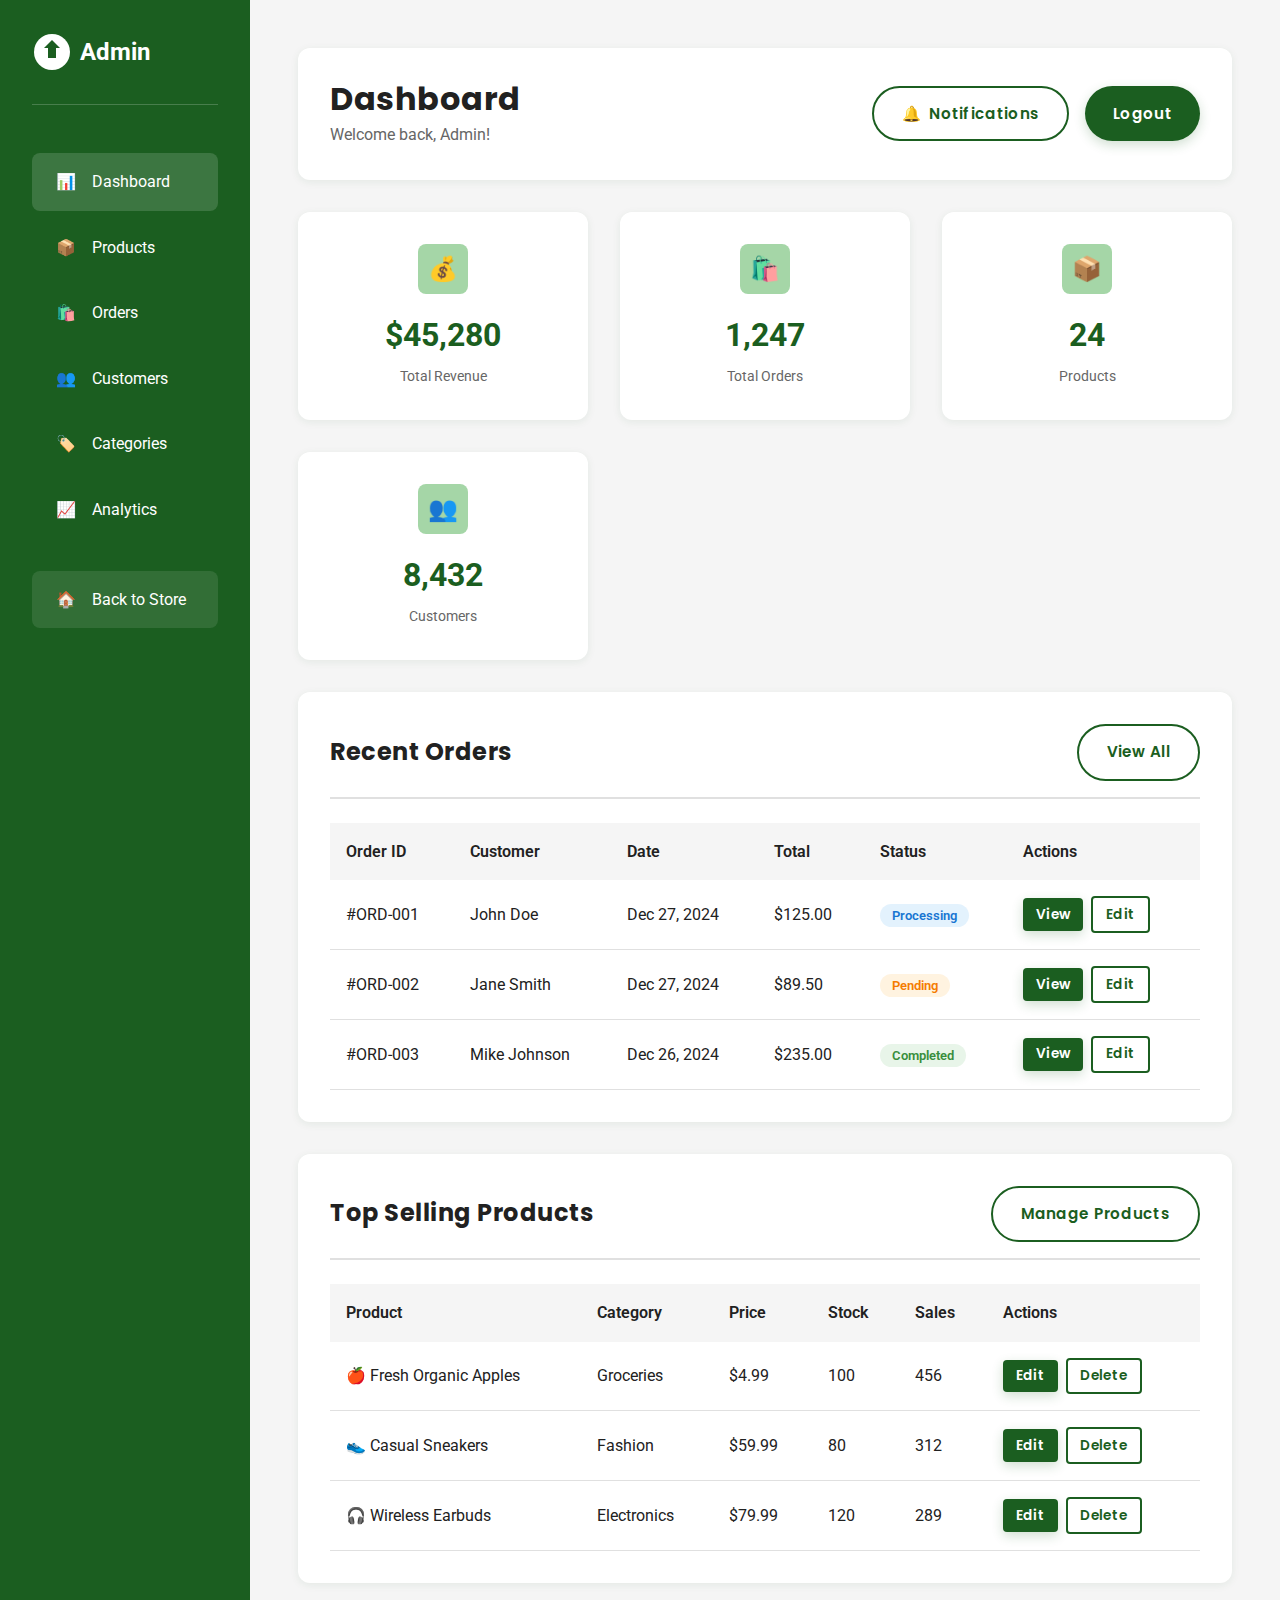
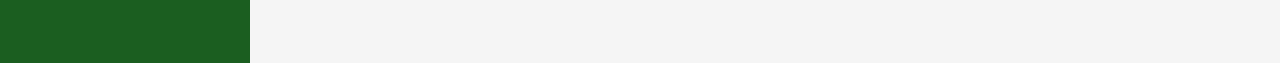
<file: admin/index.html>
<!DOCTYPE html>
<html lang="en">
<head>
    <meta charset="UTF-8">
    <meta name="viewport" content="width=device-width, initial-scale=1.0">
    <title>Admin Dashboard - Aisha Mart</title>
    <link rel="stylesheet" href="/css/styles.css">
    <link href="https://fonts.googleapis.com/css2?family=Poppins:wght@400;600;700&family=Roboto:wght@300;400;500&display=swap" rel="stylesheet">
    <style>
        .admin-layout {
            display: grid;
            grid-template-columns: 250px 1fr;
            min-height: 100vh;
            background: var(--soft-gray);
        }
        
        .admin-sidebar {
            background: var(--primary-green);
            color: var(--pure-white);
            padding: var(--spacing-lg);
        }
        
        .admin-logo {
            display: flex;
            align-items: center;
            gap: var(--spacing-xs);
            font-size: 1.5rem;
            font-weight: 700;
            margin-bottom: var(--spacing-xl);
            padding-bottom: var(--spacing-lg);
            border-bottom: 1px solid rgba(255, 255, 255, 0.2);
        }
        
        .admin-nav {
            list-style: none;
        }
        
        .admin-nav-item {
            margin-bottom: var(--spacing-xs);
        }
        
        .admin-nav-link {
            display: flex;
            align-items: center;
            gap: var(--spacing-sm);
            padding: var(--spacing-sm) var(--spacing-md);
            color: var(--pure-white);
            border-radius: var(--radius-md);
            transition: var(--transition-fast);
        }
        
        .admin-nav-link:hover,
        .admin-nav-link.active {
            background: rgba(255, 255, 255, 0.15);
        }
        
        .admin-main {
            padding: var(--spacing-xl);
        }
        
        .admin-header {
            background: var(--pure-white);
            padding: var(--spacing-lg);
            border-radius: var(--radius-lg);
            margin-bottom: var(--spacing-lg);
            display: flex;
            justify-content: space-between;
            align-items: center;
            box-shadow: var(--shadow-sm);
        }
        
        .stats-grid {
            display: grid;
            grid-template-columns: repeat(auto-fit, minmax(250px, 1fr));
            gap: var(--spacing-lg);
            margin-bottom: var(--spacing-lg);
        }
        
        .stat-card {
            background: var(--pure-white);
            padding: var(--spacing-lg);
            border-radius: var(--radius-lg);
            box-shadow: var(--shadow-sm);
            transition: var(--transition-medium);
        }
        
        .stat-card:hover {
            box-shadow: var(--shadow-md);
            transform: translateY(-2px);
        }
        
        .stat-icon {
            width: 50px;
            height: 50px;
            background: var(--light-green);
            border-radius: var(--radius-md);
            display: flex;
            align-items: center;
            justify-content: center;
            font-size: 1.5rem;
            margin-bottom: var(--spacing-sm);
        }
        
        .stat-value {
            font-size: 2rem;
            font-weight: 700;
            color: var(--primary-green);
            margin-bottom: 0.25rem;
        }
        
        .stat-label {
            color: var(--text-gray);
            font-size: 0.9rem;
        }
        
        .content-card {
            background: var(--pure-white);
            padding: var(--spacing-lg);
            border-radius: var(--radius-lg);
            box-shadow: var(--shadow-sm);
            margin-bottom: var(--spacing-lg);
        }
        
        .card-header {
            display: flex;
            justify-content: space-between;
            align-items: center;
            margin-bottom: var(--spacing-md);
            padding-bottom: var(--spacing-sm);
            border-bottom: 2px solid var(--border-color);
        }
        
        .table {
            width: 100%;
            border-collapse: collapse;
        }
        
        .table th {
            text-align: left;
            padding: var(--spacing-sm);
            background: var(--soft-gray);
            font-weight: 600;
            color: var(--text-dark);
        }
        
        .table td {
            padding: var(--spacing-sm);
            border-bottom: 1px solid var(--border-color);
        }
        
        .table tr:hover {
            background: var(--soft-gray);
        }
        
        .badge-status {
            padding: 0.25rem 0.75rem;
            border-radius: var(--radius-full);
            font-size: 0.8rem;
            font-weight: 600;
        }
        
        .badge-pending {
            background: #FFF3E0;
            color: #F57C00;
        }
        
        .badge-processing {
            background: #E3F2FD;
            color: #1976D2;
        }
        
        .badge-completed {
            background: #E8F5E9;
            color: #388E3C;
        }
        
        .action-btn {
            padding: 0.4rem 0.8rem;
            font-size: 0.85rem;
            border-radius: var(--radius-sm);
            margin-right: 0.25rem;
        }
        
        @media (max-width: 1024px) {
            .admin-layout {
                grid-template-columns: 1fr;
            }
            
            .admin-sidebar {
                display: none;
            }
        }
    </style>
</head>
<body>
    <div class="admin-layout">
        <!-- Sidebar -->
        <aside class="admin-sidebar">
            <div class="admin-logo">
                <svg width="40" height="40" viewBox="0 0 40 40" fill="none">
                    <circle cx="20" cy="20" r="18" fill="white"/>
                    <path d="M20 8L28 16H24V26H16V16H12L20 8Z" fill="#1B5E20"/>
                </svg>
                <span>Admin</span>
            </div>
            
            <ul class="admin-nav">
                <li class="admin-nav-item">
                    <a href="index.html" class="admin-nav-link active">
                        <span>📊</span>
                        <span>Dashboard</span>
                    </a>
                </li>
                <li class="admin-nav-item">
                    <a href="products.html" class="admin-nav-link">
                        <span>📦</span>
                        <span>Products</span>
                    </a>
                </li>
                <li class="admin-nav-item">
                    <a href="orders.html" class="admin-nav-link">
                        <span>🛍️</span>
                        <span>Orders</span>
                    </a>
                </li>
                <li class="admin-nav-item">
                    <a href="customers.html" class="admin-nav-link">
                        <span>👥</span>
                        <span>Customers</span>
                    </a>
                </li>
                <li class="admin-nav-item">
                    <a href="categories.html" class="admin-nav-link">
                        <span>🏷️</span>
                        <span>Categories</span>
                    </a>
                </li>
                <li class="admin-nav-item">
                    <a href="analytics.html" class="admin-nav-link">
                        <span>📈</span>
                        <span>Analytics</span>
                    </a>
                </li>
                <li class="admin-nav-item">
                    <a href="../index.html" class="admin-nav-link" style="margin-top: 2rem; background: rgba(255,255,255,0.1);">
                        <span>🏠</span>
                        <span>Back to Store</span>
                    </a>
                </li>
            </ul>
        </aside>
        
        <!-- Main Content -->
        <main class="admin-main">
            <!-- Header -->
            <div class="admin-header">
                <div>
                    <h1 style="font-size: 2rem; margin-bottom: 0.25rem;">Dashboard</h1>
                    <p style="color: var(--text-gray);">Welcome back, Admin!</p>
                </div>
                <div style="display: flex; gap: 1rem;">
                    <button class="btn btn-secondary">
                        <span>🔔</span>
                        Notifications
                    </button>
                    <button class="btn btn-primary" onclick="logout()">Logout</button>
                </div>
            </div>
            
            <!-- Stats Grid -->
            <div class="stats-grid">
                <div class="stat-card">
                    <div class="stat-icon">💰</div>
                    <div class="stat-value">$45,280</div>
                    <div class="stat-label">Total Revenue</div>
                </div>
                
                <div class="stat-card">
                    <div class="stat-icon">🛍️</div>
                    <div class="stat-value">1,247</div>
                    <div class="stat-label">Total Orders</div>
                </div>
                
                <div class="stat-card">
                    <div class="stat-icon">📦</div>
                    <div class="stat-value">24</div>
                    <div class="stat-label">Products</div>
                </div>
                
                <div class="stat-card">
                    <div class="stat-icon">👥</div>
                    <div class="stat-value">8,432</div>
                    <div class="stat-label">Customers</div>
                </div>
            </div>
            
            <!-- Recent Orders -->
            <div class="content-card">
                <div class="card-header">
                    <h2 style="font-size: 1.5rem;">Recent Orders</h2>
                    <a href="orders.html" class="btn btn-secondary">View All</a>
                </div>
                
                <table class="table">
                    <thead>
                        <tr>
                            <th>Order ID</th>
                            <th>Customer</th>
                            <th>Date</th>
                            <th>Total</th>
                            <th>Status</th>
                            <th>Actions</th>
                        </tr>
                    </thead>
                    <tbody id="recentOrders">
                        <tr>
                            <td>#ORD-001</td>
                            <td>John Doe</td>
                            <td>Dec 27, 2024</td>
                            <td>$125.00</td>
                            <td><span class="badge-status badge-processing">Processing</span></td>
                            <td>
                                <button class="btn btn-primary action-btn">View</button>
                                <button class="btn btn-secondary action-btn">Edit</button>
                            </td>
                        </tr>
                        <tr>
                            <td>#ORD-002</td>
                            <td>Jane Smith</td>
                            <td>Dec 27, 2024</td>
                            <td>$89.50</td>
                            <td><span class="badge-status badge-pending">Pending</span></td>
                            <td>
                                <button class="btn btn-primary action-btn">View</button>
                                <button class="btn btn-secondary action-btn">Edit</button>
                            </td>
                        </tr>
                        <tr>
                            <td>#ORD-003</td>
                            <td>Mike Johnson</td>
                            <td>Dec 26, 2024</td>
                            <td>$235.00</td>
                            <td><span class="badge-status badge-completed">Completed</span></td>
                            <td>
                                <button class="btn btn-primary action-btn">View</button>
                                <button class="btn btn-secondary action-btn">Edit</button>
                            </td>
                        </tr>
                    </tbody>
                </table>
            </div>
            
            <!-- Top Products -->
            <div class="content-card">
                <div class="card-header">
                    <h2 style="font-size: 1.5rem;">Top Selling Products</h2>
                    <a href="products.html" class="btn btn-secondary">Manage Products</a>
                </div>
                
                <table class="table">
                    <thead>
                        <tr>
                            <th>Product</th>
                            <th>Category</th>
                            <th>Price</th>
                            <th>Stock</th>
                            <th>Sales</th>
                            <th>Actions</th>
                        </tr>
                    </thead>
                    <tbody>
                        <tr>
                            <td>🍎 Fresh Organic Apples</td>
                            <td>Groceries</td>
                            <td>$4.99</td>
                            <td>100</td>
                            <td>456</td>
                            <td>
                                <button class="btn btn-primary action-btn">Edit</button>
                                <button class="btn btn-secondary action-btn">Delete</button>
                            </td>
                        </tr>
                        <tr>
                            <td>👟 Casual Sneakers</td>
                            <td>Fashion</td>
                            <td>$59.99</td>
                            <td>80</td>
                            <td>312</td>
                            <td>
                                <button class="btn btn-primary action-btn">Edit</button>
                                <button class="btn btn-secondary action-btn">Delete</button>
                            </td>
                        </tr>
                        <tr>
                            <td>🎧 Wireless Earbuds</td>
                            <td>Electronics</td>
                            <td>$79.99</td>
                            <td>120</td>
                            <td>289</td>
                            <td>
                                <button class="btn btn-primary action-btn">Edit</button>
                                <button class="btn btn-secondary action-btn">Delete</button>
                            </td>
                        </tr>
                    </tbody>
                </table>
            </div>
        </main>
    </div>

    <script>
        function logout() {
            if (confirm('Are you sure you want to logout?')) {
                localStorage.removeItem('aishamart_admin');
                window.location.href = '../index.html';
            }
        }
        
        // Load real orders from localStorage
        function loadRecentOrders() {
            const orders = JSON.parse(localStorage.getItem('aishamart_orders')) || [];
            const tbody = document.getElementById('recentOrders');
            
            if (orders.length === 0) return;
            
            tbody.innerHTML = orders.slice(0, 5).map(order => `
                <tr>
                    <td>${order.orderId}</td>
                    <td>${order.fullName}</td>
                    <td>${new Date(order.orderDate).toLocaleDateString()}</td>
                    <td>${order.total}</td>
                    <td><span class="badge-status badge-processing">Processing</span></td>
                    <td>
                        <button class="btn btn-primary action-btn">View</button>
                        <button class="btn btn-secondary action-btn">Edit</button>
                    </td>
                </tr>
            `).join('');
        }
        
        loadRecentOrders();
    </script>
</body>
</html>
</file>
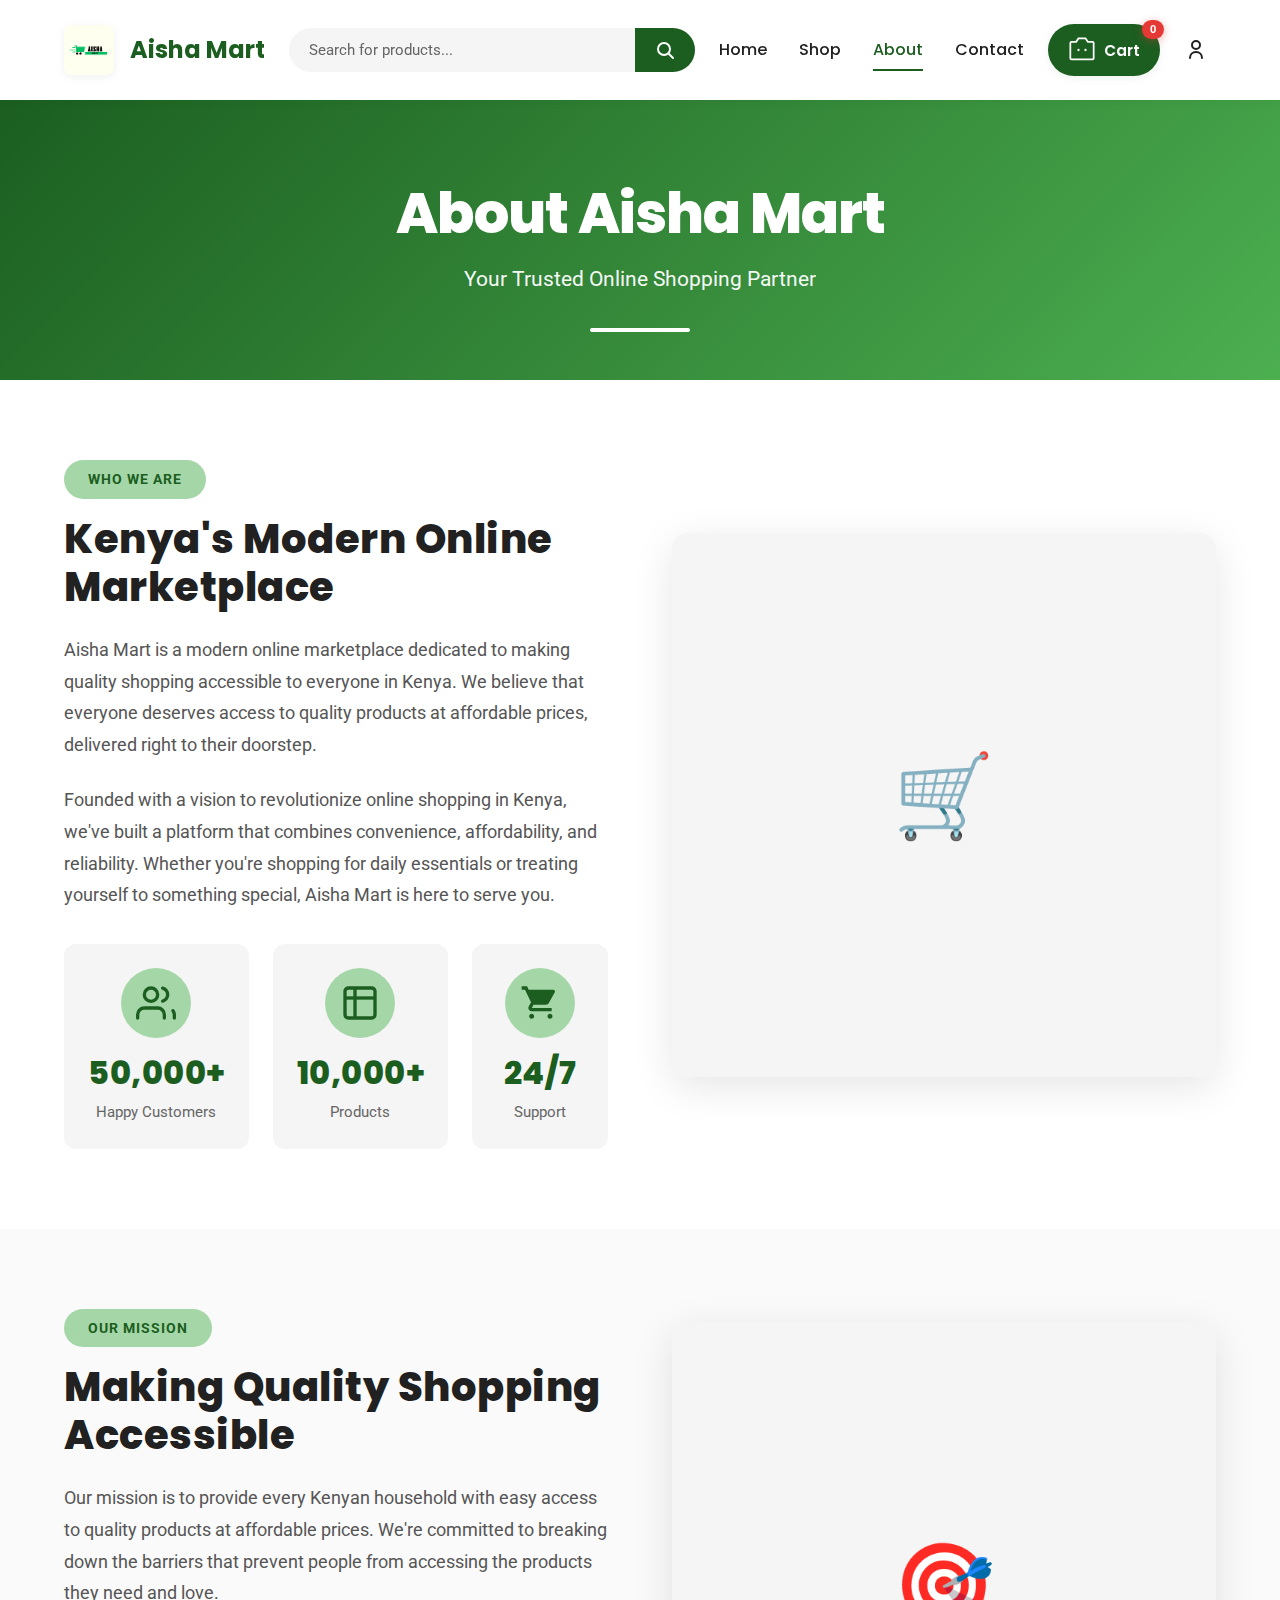
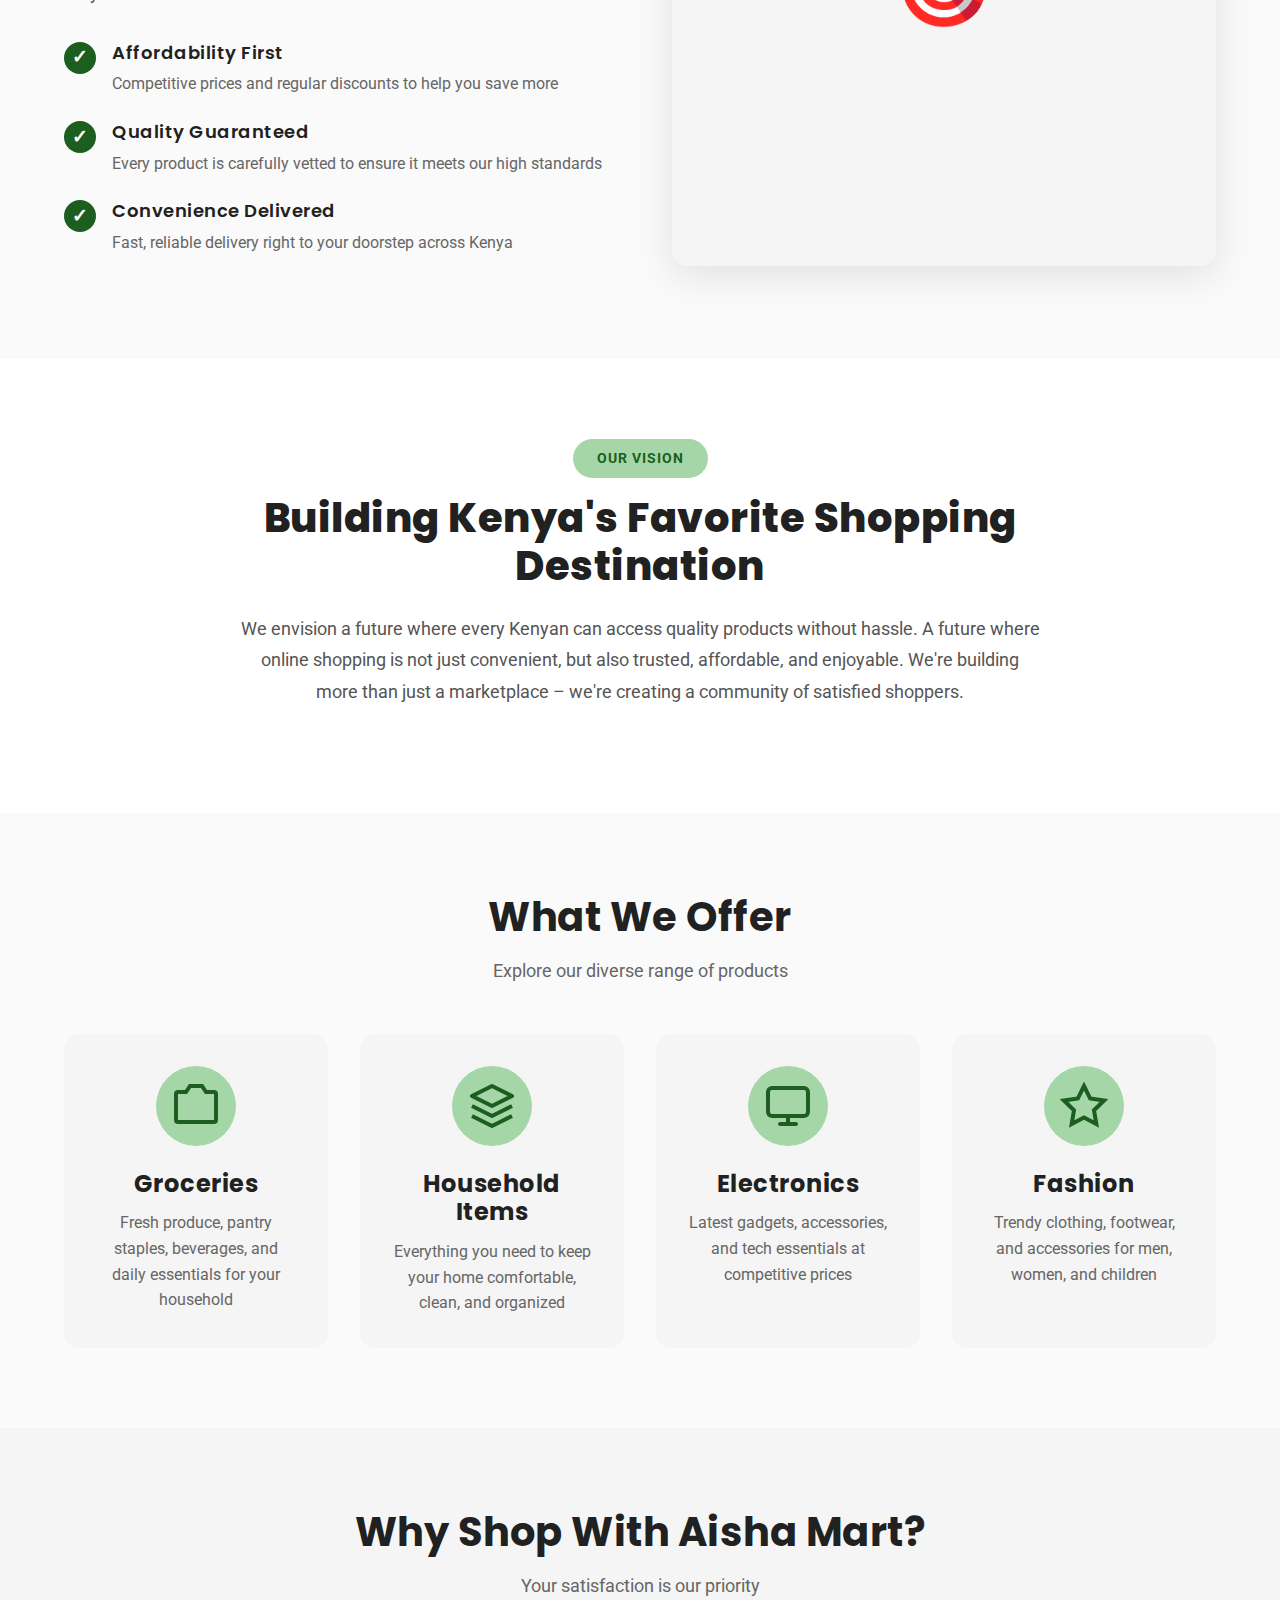
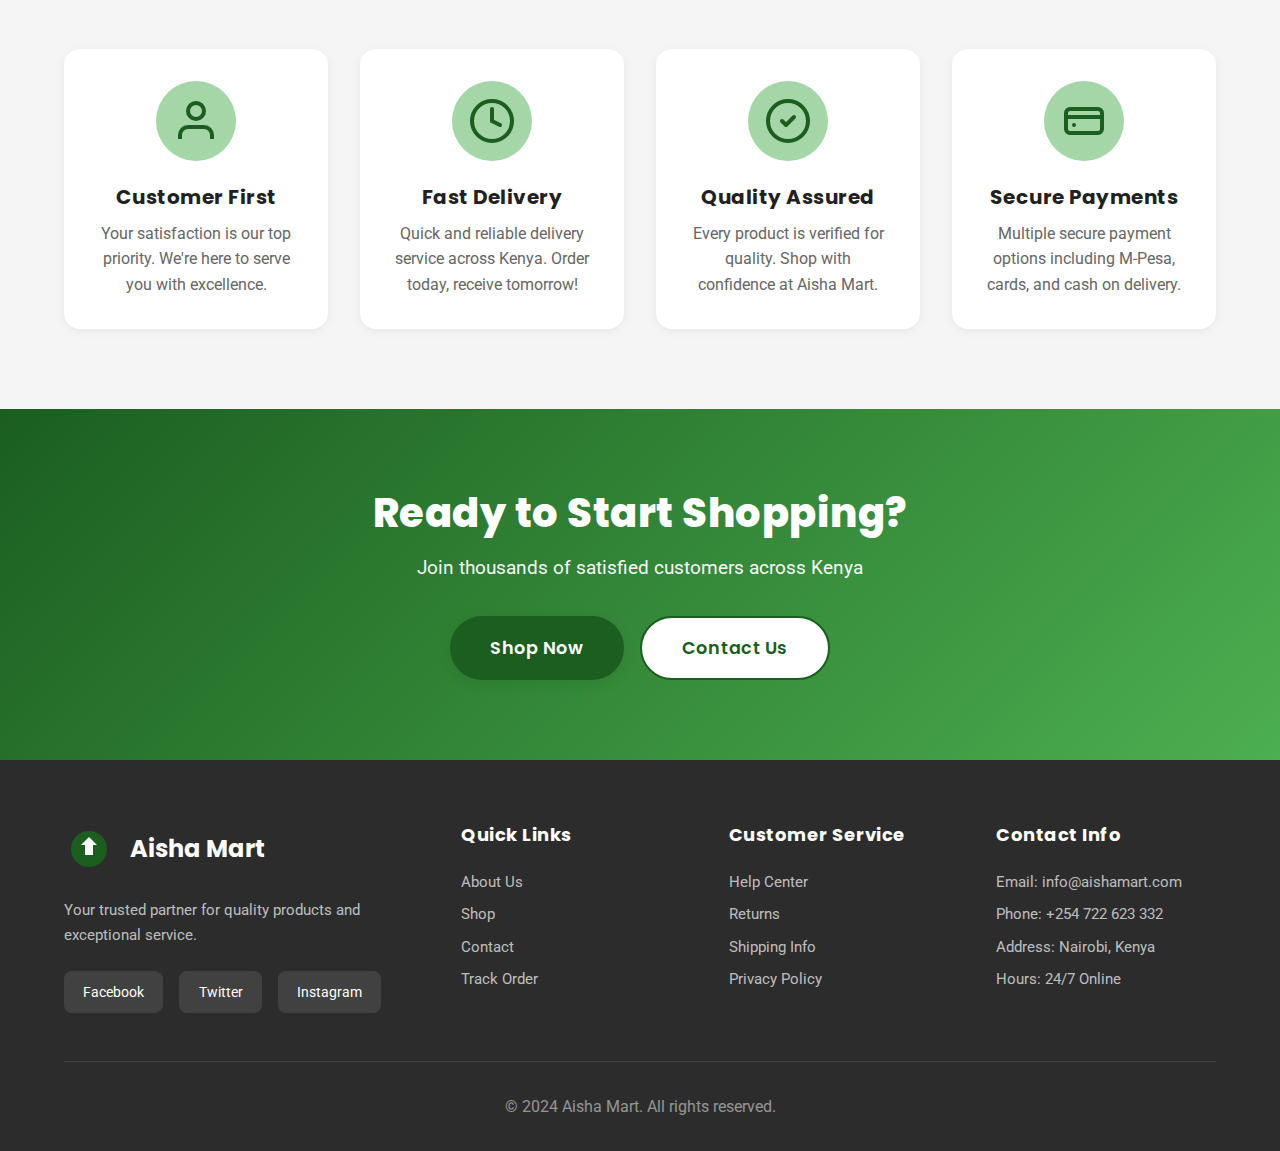
<file: about.html>
<!DOCTYPE html>
<html lang="en">
<head>
    <meta charset="UTF-8">
    <meta name="viewport" content="width=device-width, initial-scale=1.0">
    <title>About Us - Aisha Mart</title>
    <link rel="stylesheet" href="css/styles.css">
    <link rel="preconnect" href="https://fonts.googleapis.com">
    <link rel="preconnect" href="https://fonts.gstatic.com" crossorigin>
    <link href="https://fonts.googleapis.com/css2?family=Poppins:wght@400;600;700;800&family=Roboto:wght@300;400;500;600&display=swap" rel="stylesheet">
</head>
<body>
    <!-- Navigation -->
    <nav class="navbar">
        <div class="container nav-container">
            <a href="index.html" class="logo">
                <div class="logo-image">
                    <img src="Yellow and Black Simple Market Creative Logo.png" alt="Aisha Mart Logo" class="logo-img">
                </div>
                <span class="logo-text">Aisha Mart</span>
            </a>
            
            <div class="search-bar">
                <input type="text" placeholder="Search for products...">
                <button class="search-btn">
                    <svg width="20" height="20" viewBox="0 0 20 20" fill="none">
                        <circle cx="9" cy="9" r="6" stroke="white" stroke-width="2"/>
                        <path d="M14 14L18 18" stroke="white" stroke-width="2" stroke-linecap="round"/>
                    </svg>
                </button>
            </div>
            
            <div class="nav-links">
                <a href="index.html" class="nav-link">Home</a>
                <a href="products.html" class="nav-link">Shop</a>
                <a href="about.html" class="nav-link active">About</a>
                <a href="contact.html" class="nav-link">Contact</a>
            </div>
            
            <div class="nav-actions">
                <button class="cart-btn-modern" id="cartBtn">
                    <svg class="cart-icon" width="28" height="28" viewBox="0 0 24 24" fill="none">
                        <path d="M9 2L7 5H3C2.45 5 2 5.45 2 6V19C2 19.55 2.45 20 3 20H21C21.55 20 22 19.55 22 19V6C22 5.45 21.55 5 21 5H17L15 2H9Z" stroke="currentColor" stroke-width="1.5" fill="none"/>
                        <circle cx="9" cy="12" r="1" fill="currentColor"/>
                        <circle cx="15" cy="12" r="1" fill="currentColor"/>
                    </svg>
                    <span class="cart-count" id="cartCount">0</span>
                    <span class="cart-label">Cart</span>
                </button>
                <button class="icon-btn" id="userBtn">
                    <svg width="24" height="24" viewBox="0 0 24 24" fill="none">
                        <circle cx="12" cy="8" r="4" stroke="currentColor" stroke-width="2"/>
                        <path d="M6 21C6 17.5 8.5 15 12 15C15.5 15 18 17.5 18 21" stroke="currentColor" stroke-width="2" stroke-linecap="round"/>
                    </svg>
                </button>
                <button class="mobile-menu-btn" id="mobileMenuBtn">
                    <span></span>
                    <span></span>
                    <span></span>
                </button>
            </div>
        </div>
    </nav>

    <!-- About Hero -->
    <section class="about-hero">
        <div class="container">
            <h1 class="about-hero-title">About Aisha Mart</h1>
            <p class="about-hero-subtitle">Your Trusted Online Shopping Partner</p>
            <div class="hero-divider"></div>
        </div>
    </section>

    <!-- Who We Are -->
    <section class="about-section">
        <div class="container">
            <div class="about-content-grid">
                <div class="about-text">
                    <div class="section-badge">Who We Are</div>
                    <h2 class="section-title-about">Kenya's Modern Online Marketplace</h2>
                    <p class="about-paragraph">
                        Aisha Mart is a modern online marketplace dedicated to making quality shopping accessible to everyone in Kenya. We believe that everyone deserves access to quality products at affordable prices, delivered right to their doorstep.
                    </p>
                    <p class="about-paragraph">
                        Founded with a vision to revolutionize online shopping in Kenya, we've built a platform that combines convenience, affordability, and reliability. Whether you're shopping for daily essentials or treating yourself to something special, Aisha Mart is here to serve you.
                    </p>
                    <div class="about-stats">
                        <div class="stat-card">
                            <div class="stat-icon">
                                <svg width="40" height="40" viewBox="0 0 24 24" fill="none">
                                    <path d="M17 21V19C17 17.9391 16.5786 16.9217 15.8284 16.1716C15.0783 15.4214 14.0609 15 13 15H5C3.93913 15 2.92172 15.4214 2.17157 16.1716C1.42143 16.9217 1 17.9391 1 19V21" stroke="currentColor" stroke-width="2" stroke-linecap="round" stroke-linejoin="round"/>
                                    <circle cx="9" cy="7" r="4" stroke="currentColor" stroke-width="2"/>
                                    <path d="M23 21V19C23 18.1 22.7 17.3 22.2 16.6" stroke="currentColor" stroke-width="2" stroke-linecap="round"/>
                                    <path d="M16 3.13C16.8604 3.35031 17.623 3.85071 18.1676 4.55232C18.7122 5.25392 19.0078 6.11683 19.0078 7.005C19.0078 7.89318 18.7122 8.75608 18.1676 9.45769C17.623 10.1593 16.8604 10.6597 16 10.88" stroke="currentColor" stroke-width="2" stroke-linecap="round"/>
                                </svg>
                            </div>
                            <h3>50,000+</h3>
                            <p>Happy Customers</p>
                        </div>
                        <div class="stat-card">
                            <div class="stat-icon">
                                <svg width="40" height="40" viewBox="0 0 24 24" fill="none">
                                    <rect x="3" y="3" width="18" height="18" rx="2" stroke="currentColor" stroke-width="2"/>
                                    <path d="M3 9H21" stroke="currentColor" stroke-width="2"/>
                                    <path d="M9 3V21" stroke="currentColor" stroke-width="2"/>
                                </svg>
                            </div>
                            <h3>10,000+</h3>
                            <p>Products</p>
                        </div>
                        <div class="stat-card">
                            <div class="stat-icon">
                                <svg width="40" height="40" viewBox="0 0 24 24" fill="none">
                                    <path d="M18 18.5C18.83 18.5 19.5 19.17 19.5 20C19.5 20.83 18.83 21.5 18 21.5C17.17 21.5 16.5 20.83 16.5 20C16.5 19.17 17.17 18.5 18 18.5ZM1 2H4.27L5.21 4H20C20.55 4 21 4.45 21 5C21 5.17 20.95 5.34 20.88 5.5L17.3 11.97C16.96 12.58 16.3 13 15.55 13H8.1L7.2 14.63L7.17 14.75C7.17 14.89 7.28 15 7.42 15H19V17H7C5.9 17 5 16.1 5 15C5 14.65 5.09 14.32 5.24 14.04L6.6 11.59L3 4H1V2ZM7 18.5C7.83 18.5 8.5 19.17 8.5 20C8.5 20.83 7.83 21.5 7 21.5C6.17 21.5 5.5 20.83 5.5 20C5.5 19.17 6.17 18.5 7 18.5Z" fill="currentColor"/>
                                </svg>
                            </div>
                            <h3>24/7</h3>
                            <p>Support</p>
                        </div>
                    </div>
                </div>
                <div class="about-image">
                    <img src="https://images.unsplash.com/photo-1556742049-0cfed4f6a45d?w=600&h=600&fit=crop" alt="Online Shopping" onerror="this.src='data:image/svg+xml,%3Csvg xmlns=%22http://www.w3.org/2000/svg%22 viewBox=%220 0 400 400%22%3E%3Crect fill=%22%23f5f5f5%22 width=%22400%22 height=%22400%22/%3E%3Ctext x=%2250%25%22 y=%2250%25%22 dominant-baseline=%22middle%22 text-anchor=%22middle%22 font-size=%2260%22 fill=%22%231B5E20%22%3E🛒%3C/text%3E%3C/svg%3E'">
                </div>
            </div>
        </div>
    </section>

    <!-- Our Mission -->
    <section class="about-section mission-section">
        <div class="container">
            <div class="about-content-grid reverse">
                <div class="about-image">
                    <img src="https://images.unsplash.com/photo-1556761175-b413da4baf72?w=600&h=600&fit=crop" alt="Our Mission" onerror="this.src='data:image/svg+xml,%3Csvg xmlns=%22http://www.w3.org/2000/svg%22 viewBox=%220 0 400 400%22%3E%3Crect fill=%22%23f5f5f5%22 width=%22400%22 height=%22400%22/%3E%3Ctext x=%2250%25%22 y=%2250%25%22 dominant-baseline=%22middle%22 text-anchor=%22middle%22 font-size=%2260%22 fill=%22%231B5E20%22%3E🎯%3C/text%3E%3C/svg%3E'">
                </div>
                <div class="about-text">
                    <div class="section-badge">Our Mission</div>
                    <h2 class="section-title-about">Making Quality Shopping Accessible</h2>
                    <p class="about-paragraph">
                        Our mission is to provide every Kenyan household with easy access to quality products at affordable prices. We're committed to breaking down the barriers that prevent people from accessing the products they need and love.
                    </p>
                    <div class="mission-points">
                        <div class="mission-point">
                            <div class="point-icon">✓</div>
                            <div>
                                <h4>Affordability First</h4>
                                <p>Competitive prices and regular discounts to help you save more</p>
                            </div>
                        </div>
                        <div class="mission-point">
                            <div class="point-icon">✓</div>
                            <div>
                                <h4>Quality Guaranteed</h4>
                                <p>Every product is carefully vetted to ensure it meets our high standards</p>
                            </div>
                        </div>
                        <div class="mission-point">
                            <div class="point-icon">✓</div>
                            <div>
                                <h4>Convenience Delivered</h4>
                                <p>Fast, reliable delivery right to your doorstep across Kenya</p>
                            </div>
                        </div>
                    </div>
                </div>
            </div>
        </div>
    </section>

    <!-- Our Vision -->
    <section class="about-section">
        <div class="container">
            <div class="vision-content">
                <div class="section-badge">Our Vision</div>
                <h2 class="section-title-about centered">Building Kenya's Favorite Shopping Destination</h2>
                <p class="about-paragraph centered">
                    We envision a future where every Kenyan can access quality products without hassle. A future where online shopping is not just convenient, but also trusted, affordable, and enjoyable. We're building more than just a marketplace – we're creating a community of satisfied shoppers.
                </p>
            </div>
        </div>
    </section>

    <!-- Product Categories -->
    <section class="about-section categories-showcase">
        <div class="container">
            <div class="section-header">
                <h2 class="section-title">What We Offer</h2>
                <p class="section-subtitle">Explore our diverse range of products</p>
            </div>
            <div class="categories-grid">
                <div class="category-showcase-card">
                    <div class="category-showcase-icon">
                        <svg width="48" height="48" viewBox="0 0 24 24" fill="none">
                            <path d="M9 2L7 5H3C2.45 5 2 5.45 2 6V19C2 19.55 2.45 20 3 20H21C21.55 20 22 19.55 22 19V6C22 5.45 21.55 5 21 5H17L15 2H9Z" stroke="currentColor" stroke-width="2"/>
                        </svg>
                    </div>
                    <h3>Groceries</h3>
                    <p>Fresh produce, pantry staples, beverages, and daily essentials for your household</p>
                </div>
                <div class="category-showcase-card">
                    <div class="category-showcase-icon">
                        <svg width="48" height="48" viewBox="0 0 24 24" fill="none">
                            <path d="M12 2L2 7L12 12L22 7L12 2Z" stroke="currentColor" stroke-width="2" stroke-linejoin="round"/>
                            <path d="M2 17L12 22L22 17" stroke="currentColor" stroke-width="2" stroke-linejoin="round"/>
                            <path d="M2 12L12 17L22 12" stroke="currentColor" stroke-width="2" stroke-linejoin="round"/>
                        </svg>
                    </div>
                    <h3>Household Items</h3>
                    <p>Everything you need to keep your home comfortable, clean, and organized</p>
                </div>
                <div class="category-showcase-card">
                    <div class="category-showcase-icon">
                        <svg width="48" height="48" viewBox="0 0 24 24" fill="none">
                            <rect x="2" y="3" width="20" height="14" rx="2" stroke="currentColor" stroke-width="2"/>
                            <path d="M8 21H16" stroke="currentColor" stroke-width="2" stroke-linecap="round"/>
                            <path d="M12 17V21" stroke="currentColor" stroke-width="2" stroke-linecap="round"/>
                        </svg>
                    </div>
                    <h3>Electronics</h3>
                    <p>Latest gadgets, accessories, and tech essentials at competitive prices</p>
                </div>
                <div class="category-showcase-card">
                    <div class="category-showcase-icon">
                        <svg width="48" height="48" viewBox="0 0 24 24" fill="none">
                            <path d="M12 2L15.09 8.26L22 9.27L17 14.14L18.18 21.02L12 17.77L5.82 21.02L7 14.14L2 9.27L8.91 8.26L12 2Z" stroke="currentColor" stroke-width="2"/>
                        </svg>
                    </div>
                    <h3>Fashion</h3>
                    <p>Trendy clothing, footwear, and accessories for men, women, and children</p>
                </div>
            </div>
        </div>
    </section>

    <!-- Why Choose Us -->
    <section class="about-section why-choose">
        <div class="container">
            <div class="section-header">
                <h2 class="section-title">Why Shop With Aisha Mart?</h2>
                <p class="section-subtitle">Your satisfaction is our priority</p>
            </div>
            <div class="why-grid">
                <div class="why-card">
                    <div class="why-icon">
                        <svg width="48" height="48" viewBox="0 0 24 24" fill="none">
                            <path d="M20 21V19C20 17.9391 19.5786 16.9217 18.8284 16.1716C18.0783 15.4214 17.0609 15 16 15H8C6.93913 15 5.92172 15.4214 5.17157 16.1716C4.42143 16.9217 4 17.9391 4 19V21" stroke="currentColor" stroke-width="2"/>
                            <circle cx="12" cy="7" r="4" stroke="currentColor" stroke-width="2"/>
                        </svg>
                    </div>
                    <h3>Customer First</h3>
                    <p>Your satisfaction is our top priority. We're here to serve you with excellence.</p>
                </div>
                <div class="why-card">
                    <div class="why-icon">
                        <svg width="48" height="48" viewBox="0 0 24 24" fill="none">
                            <circle cx="12" cy="12" r="10" stroke="currentColor" stroke-width="2"/>
                            <path d="M12 6V12L16 14" stroke="currentColor" stroke-width="2" stroke-linecap="round"/>
                        </svg>
                    </div>
                    <h3>Fast Delivery</h3>
                    <p>Quick and reliable delivery service across Kenya. Order today, receive tomorrow!</p>
                </div>
                <div class="why-card">
                    <div class="why-icon">
                        <svg width="48" height="48" viewBox="0 0 24 24" fill="none">
                            <path d="M12 22C17.5228 22 22 17.5228 22 12C22 6.47715 17.5228 2 12 2C6.47715 2 2 6.47715 2 12C2 17.5228 6.47715 22 12 22Z" stroke="currentColor" stroke-width="2"/>
                            <path d="M9 12L11 14L15 10" stroke="currentColor" stroke-width="2" stroke-linecap="round" stroke-linejoin="round"/>
                        </svg>
                    </div>
                    <h3>Quality Assured</h3>
                    <p>Every product is verified for quality. Shop with confidence at Aisha Mart.</p>
                </div>
                <div class="why-card">
                    <div class="why-icon">
                        <svg width="48" height="48" viewBox="0 0 24 24" fill="none">
                            <rect x="3" y="6" width="18" height="12" rx="2" stroke="currentColor" stroke-width="2"/>
                            <path d="M3 10H21" stroke="currentColor" stroke-width="2"/>
                            <path d="M7 14H7.01" stroke="currentColor" stroke-width="2" stroke-linecap="round"/>
                        </svg>
                    </div>
                    <h3>Secure Payments</h3>
                    <p>Multiple secure payment options including M-Pesa, cards, and cash on delivery.</p>
                </div>
            </div>
        </div>
    </section>

    <!-- CTA Section -->
    <section class="about-cta">
        <div class="container">
            <div class="cta-content">
                <h2>Ready to Start Shopping?</h2>
                <p>Join thousands of satisfied customers across Kenya</p>
                <div class="cta-buttons">
                    <a href="products.html" class="btn btn-primary btn-lg">Shop Now</a>
                    <a href="contact.html" class="btn btn-secondary btn-lg">Contact Us</a>
                </div>
            </div>
        </div>
    </section>

    <!-- Footer -->
    <footer class="footer">
        <div class="container">
            <div class="footer-grid">
                <div class="footer-col footer-col-brand">
                    <div class="footer-logo">
                        <div class="footer-logo-icon">
                            <svg width="40" height="40" viewBox="0 0 40 40" fill="none">
                                <circle cx="20" cy="20" r="18" fill="#1B5E20"/>
                                <path d="M20 8L28 16H24V26H16V16H12L20 8Z" fill="white"/>
                            </svg>
                        </div>
                        <span>Aisha Mart</span>
                    </div>
                    <p class="footer-text">Your trusted partner for quality products and exceptional service.</p>
                    <div class="social-links">
                        <a href="#" class="social-link">Facebook</a>
                        <a href="#" class="social-link">Twitter</a>
                        <a href="#" class="social-link">Instagram</a>
                    </div>
                </div>
                <div class="footer-col">
                    <h3>Quick Links</h3>
                    <ul class="footer-links">
                        <li><a href="about.html">About Us</a></li>
                        <li><a href="products.html">Shop</a></li>
                        <li><a href="contact.html">Contact</a></li>
                        <li><a href="#">Track Order</a></li>
                    </ul>
                </div>
                <div class="footer-col">
                    <h3>Customer Service</h3>
                    <ul class="footer-links">
                        <li><a href="#">Help Center</a></li>
                        <li><a href="#">Returns</a></li>
                        <li><a href="#">Shipping Info</a></li>
                        <li><a href="#">Privacy Policy</a></li>
                    </ul>
                </div>
                <div class="footer-col">
                    <h3>Contact Info</h3>
                    <ul class="footer-links">
                        <li>Email: info@aishamart.com</li>
                        <li>Phone: +254 722 623 332 </li>
                        <li>Address: Nairobi, Kenya</li>
                        <li>Hours: 24/7 Online</li>
                    </ul>
                </div>
            </div>
            <div class="footer-bottom">
                <p>&copy; 2024 Aisha Mart. All rights reserved.</p>
            </div>
        </div>
    </footer>

    <script src="js/auth.js"></script>
    <script src="js/app.js"></script>
</body>
</html>
</file>
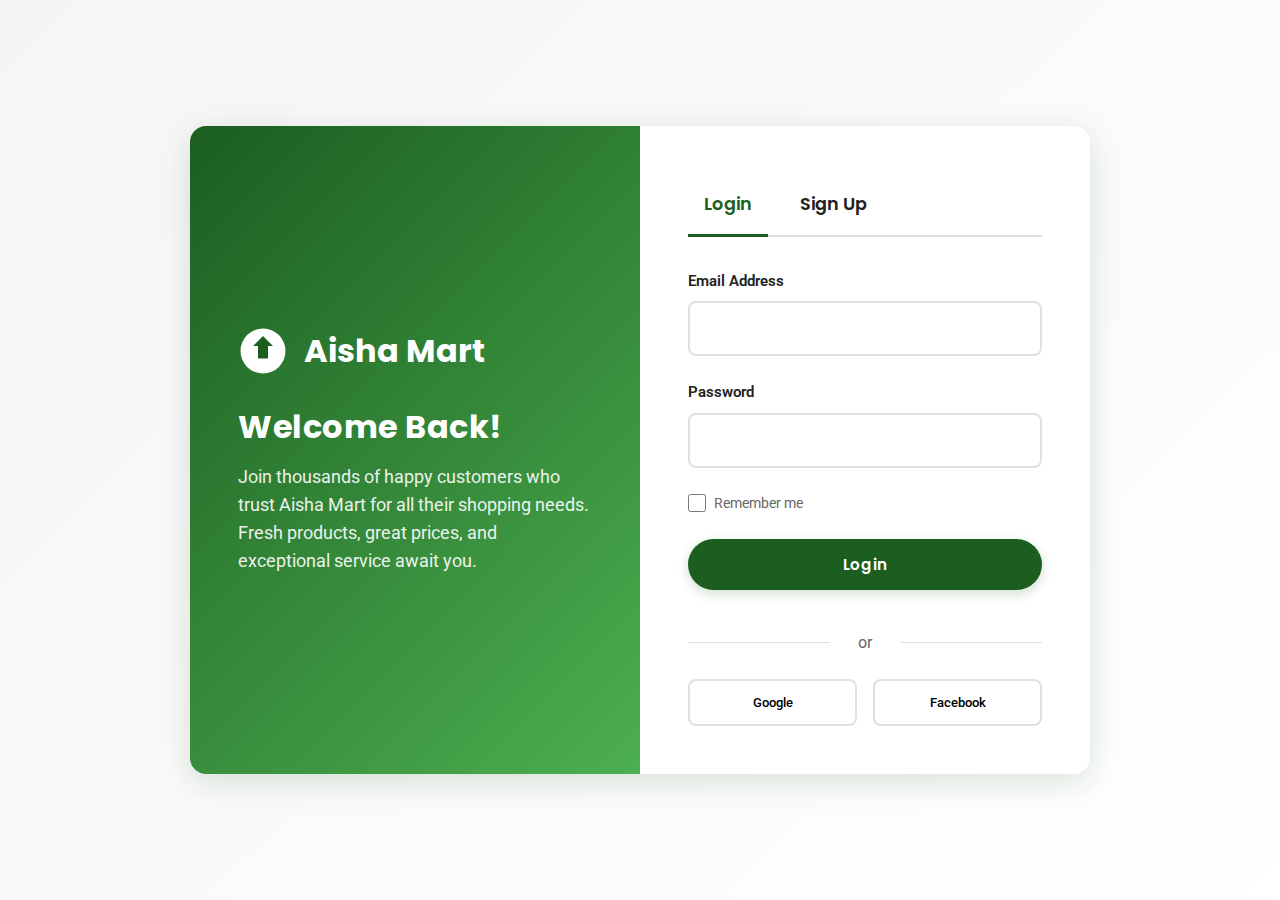
<file: checkout.html>
<!DOCTYPE html>
<html lang="en">
<head>
    <meta charset="UTF-8">
    <meta name="viewport" content="width=device-width, initial-scale=1.0">
    <title>Checkout - Aisha Mart</title>
    <link rel="stylesheet" href="css/styles.css">
    <link href="https://fonts.googleapis.com/css2?family=Poppins:wght@400;600;700&family=Roboto:wght@300;400;500&display=swap" rel="stylesheet">
    <style>
        .checkout-page {
            padding: 3rem 0;
            background: var(--soft-gray);
            min-height: 100vh;
        }
        
        .checkout-container {
            display: grid;
            grid-template-columns: 1.5fr 1fr;
            gap: var(--spacing-xl);
        }
        
        .checkout-section {
            background: var(--pure-white);
            padding: var(--spacing-xl);
            border-radius: var(--radius-lg);
            box-shadow: var(--shadow-sm);
        }
        
        .section-title {
            font-size: 1.5rem;
            margin-bottom: var(--spacing-lg);
            color: var(--text-dark);
            padding-bottom: var(--spacing-sm);
            border-bottom: 2px solid var(--border-color);
        }
        
        .order-summary {
            position: sticky;
            top: 100px;
        }
        
        .summary-item {
            display: flex;
            justify-content: space-between;
            padding: var(--spacing-sm) 0;
            border-bottom: 1px solid var(--border-color);
        }
        
        .summary-total {
            display: flex;
            justify-content: space-between;
            padding: var(--spacing-md) 0;
            font-size: 1.25rem;
            font-weight: 700;
            color: var(--primary-green);
        }
        
        .checkout-btn {
            width: 100%;
            margin-top: var(--spacing-md);
            font-size: 1.1rem;
            padding: 1rem;
        }
        
        @media (max-width: 1024px) {
            .checkout-container {
                grid-template-columns: 1fr;
            }
            
            .order-summary {
                position: static;
            }
        }
    </style>
</head>
<body>
    <!-- Navigation -->
    <nav class="navbar">
        <div class="container nav-container">
            <div class="logo">
                <svg width="40" height="40" viewBox="0 0 40 40" fill="none">
                    <circle cx="20" cy="20" r="18" fill="#1B5E20"/>
                    <path d="M20 8L28 16H24V26H16V16H12L20 8Z" fill="white"/>
                </svg>
                <span>Aisha Mart</span>
            </div>
            <div style="flex: 1;"></div>
            <div class="nav-actions">
                <button class="icon-btn" id="userBtn">
                    <svg width="24" height="24" viewBox="0 0 24 24" fill="none">
                        <circle cx="12" cy="8" r="4" stroke="currentColor" stroke-width="2"/>
                        <path d="M6 21C6 17.5 8.5 15 12 15C15.5 15 18 17.5 18 21" stroke="currentColor" stroke-width="2" stroke-linecap="round"/>
                    </svg>
                </button>
            </div>
        </div>
    </nav>

    <div class="checkout-page">
        <div class="container">
            <h1 style="margin-bottom: 2rem; font-size: 2.5rem;">Checkout</h1>
            
            <div class="checkout-container">
                <div>
                    <!-- Shipping Information -->
                    <div class="checkout-section">
                        <h2 class="section-title">Shipping Information</h2>
                        <form id="checkoutForm">
                            <div class="form-group">
                                <label class="form-label">Full Name</label>
                                <input type="text" class="form-input" id="fullName" required>
                            </div>
                            
                            <div class="form-group">
                                <label class="form-label">Email</label>
                                <input type="email" class="form-input" id="email" required>
                            </div>
                            
                            <div class="form-group">
                                <label class="form-label">Phone Number</label>
                                <input type="tel" class="form-input" id="phone" required>
                            </div>
                            
                            <div class="form-group">
                                <label class="form-label">Address</label>
                                <input type="text" class="form-input" id="address" required>
                            </div>
                            
                            <div style="display: grid; grid-template-columns: 1fr 1fr; gap: 1rem;">
                                <div class="form-group">
                                    <label class="form-label">City</label>
                                    <input type="text" class="form-input" id="city" required>
                                </div>
                                
                                <div class="form-group">
                                    <label class="form-label">Postal Code</label>
                                    <input type="text" class="form-input" id="postalCode" required>
                                </div>
                            </div>
                            
                            <div class="form-group">
                                <label class="form-label">Country</label>
                                <input type="text" class="form-input" id="country" required>
                            </div>
                            
                            <div class="form-group">
                                <label class="form-label">Additional Notes (Optional)</label>
                                <textarea class="form-input" id="notes" rows="3"></textarea>
                            </div>
                        </form>
                    </div>
                    
                    <!-- Payment Method -->
                    <div class="checkout-section" style="margin-top: 1.5rem;">
                        <h2 class="section-title">Payment Method</h2>
                        <div style="display: grid; gap: 1rem;">
                            <div class="filter-option" style="padding: 1rem; background: var(--soft-gray); border-radius: var(--radius-md);">
                                <input type="radio" name="payment" id="cod" value="cod" checked>
                                <label for="cod" style="font-weight: 600;">Cash on Delivery</label>
                            </div>
                            <div class="filter-option" style="padding: 1rem; background: var(--soft-gray); border-radius: var(--radius-md);">
                                <input type="radio" name="payment" id="card" value="card">
                                <label for="card" style="font-weight: 600;">Credit/Debit Card</label>
                            </div>
                            <div class="filter-option" style="padding: 1rem; background: var(--soft-gray); border-radius: var(--radius-md);">
                                <input type="radio" name="payment" id="wallet" value="wallet">
                                <label for="wallet" style="font-weight: 600;">Digital Wallet</label>
                            </div>
                        </div>
                    </div>
                </div>
                
                <!-- Order Summary -->
                <div class="checkout-section order-summary">
                    <h2 class="section-title">Order Summary</h2>
                    <div id="orderItems"></div>
                    <div style="margin-top: 1.5rem;">
                        <div class="summary-item">
                            <span>Subtotal</span>
                            <span id="subtotal">$0.00</span>
                        </div>
                        <div class="summary-item">
                            <span>Shipping</span>
                            <span id="shipping">$5.00</span>
                        </div>
                        <div class="summary-item">
                            <span>Tax (10%)</span>
                            <span id="tax">$0.00</span>
                        </div>
                        <div class="summary-total">
                            <span>Total</span>
                            <span id="total">$0.00</span>
                        </div>
                    </div>
                    <button class="btn btn-primary checkout-btn" onclick="placeOrder()">
                        Place Order
                    </button>
                    <a href="products.html" class="btn btn-secondary" style="width: 100%; margin-top: 0.5rem; text-align: center;">
                        Continue Shopping
                    </a>
                </div>
            </div>
        </div>
    </div>

    <script src="js/auth.js"></script>
    <script src="js/app.js"></script>
    <script>
        // Require login for checkout
        if (typeof authModule !== 'undefined') {
            if (!authModule.requireLogin()) {
                // Will redirect to login if not authenticated
            } else {
                // User is logged in, proceed with checkout
                const user = authModule.getCurrentUser();
                if (user) {
                    // Pre-fill form with user details
                    document.getElementById('fullName').value = user.name;
                    document.getElementById('email').value = user.email;
                }
            }
        }
        
        function loadOrderSummary() {
            const cart = JSON.parse(localStorage.getItem('aishamart_cart')) || [];
            const orderItems = document.getElementById('orderItems');
            
            if (cart.length === 0) {
                orderItems.innerHTML = '<p style="text-align: center; color: var(--text-gray);">Your cart is empty</p>';
                return;
            }
            
            orderItems.innerHTML = cart.map(item => `
                <div class="summary-item">
                    <div>
                        <div style="font-weight: 600;">${item.name}</div>
                        <div style="color: var(--text-gray); font-size: 0.9rem;">Qty: ${item.quantity}</div>
                    </div>
                    <span style="font-weight: 600;">$${(item.price * item.quantity).toFixed(2)}</span>
                </div>
            `).join('');
            
            const subtotal = cart.reduce((sum, item) => sum + (item.price * item.quantity), 0);
            const shipping = 5.00;
            const tax = subtotal * 0.1;
            const total = subtotal + shipping + tax;
            
            document.getElementById('subtotal').textContent = `$${subtotal.toFixed(2)}`;
            document.getElementById('tax').textContent = `$${tax.toFixed(2)}`;
            document.getElementById('total').textContent = `$${total.toFixed(2)}`;
        }
        
        function placeOrder() {
            const form = document.getElementById('checkoutForm');
            
            if (!form.checkValidity()) {
                form.reportValidity();
                return;
            }
            
            const orderData = {
                fullName: document.getElementById('fullName').value,
                email: document.getElementById('email').value,
                phone: document.getElementById('phone').value,
                address: document.getElementById('address').value,
                city: document.getElementById('city').value,
                postalCode: document.getElementById('postalCode').value,
                country: document.getElementById('country').value,
                notes: document.getElementById('notes').value,
                paymentMethod: document.querySelector('input[name="payment"]:checked').value,
                items: JSON.parse(localStorage.getItem('aishamart_cart')) || [],
                total: document.getElementById('total').textContent,
                orderDate: new Date().toISOString()
            };
            
            // Save order to localStorage (in production, this would be sent to your backend)
            const orders = JSON.parse(localStorage.getItem('aishamart_orders')) || [];
            orderData.orderId = 'ORD-' + Date.now();
            orders.push(orderData);
            localStorage.setItem('aishamart_orders', JSON.stringify(orders));
            
            // Clear cart
            localStorage.setItem('aishamart_cart', JSON.stringify([]));
            
            // Show success message
            alert('Order placed successfully! Order ID: ' + orderData.orderId);
            window.location.href = 'index.html';
        }
        
        loadOrderSummary();
    </script>
</body>
</html>
</file>
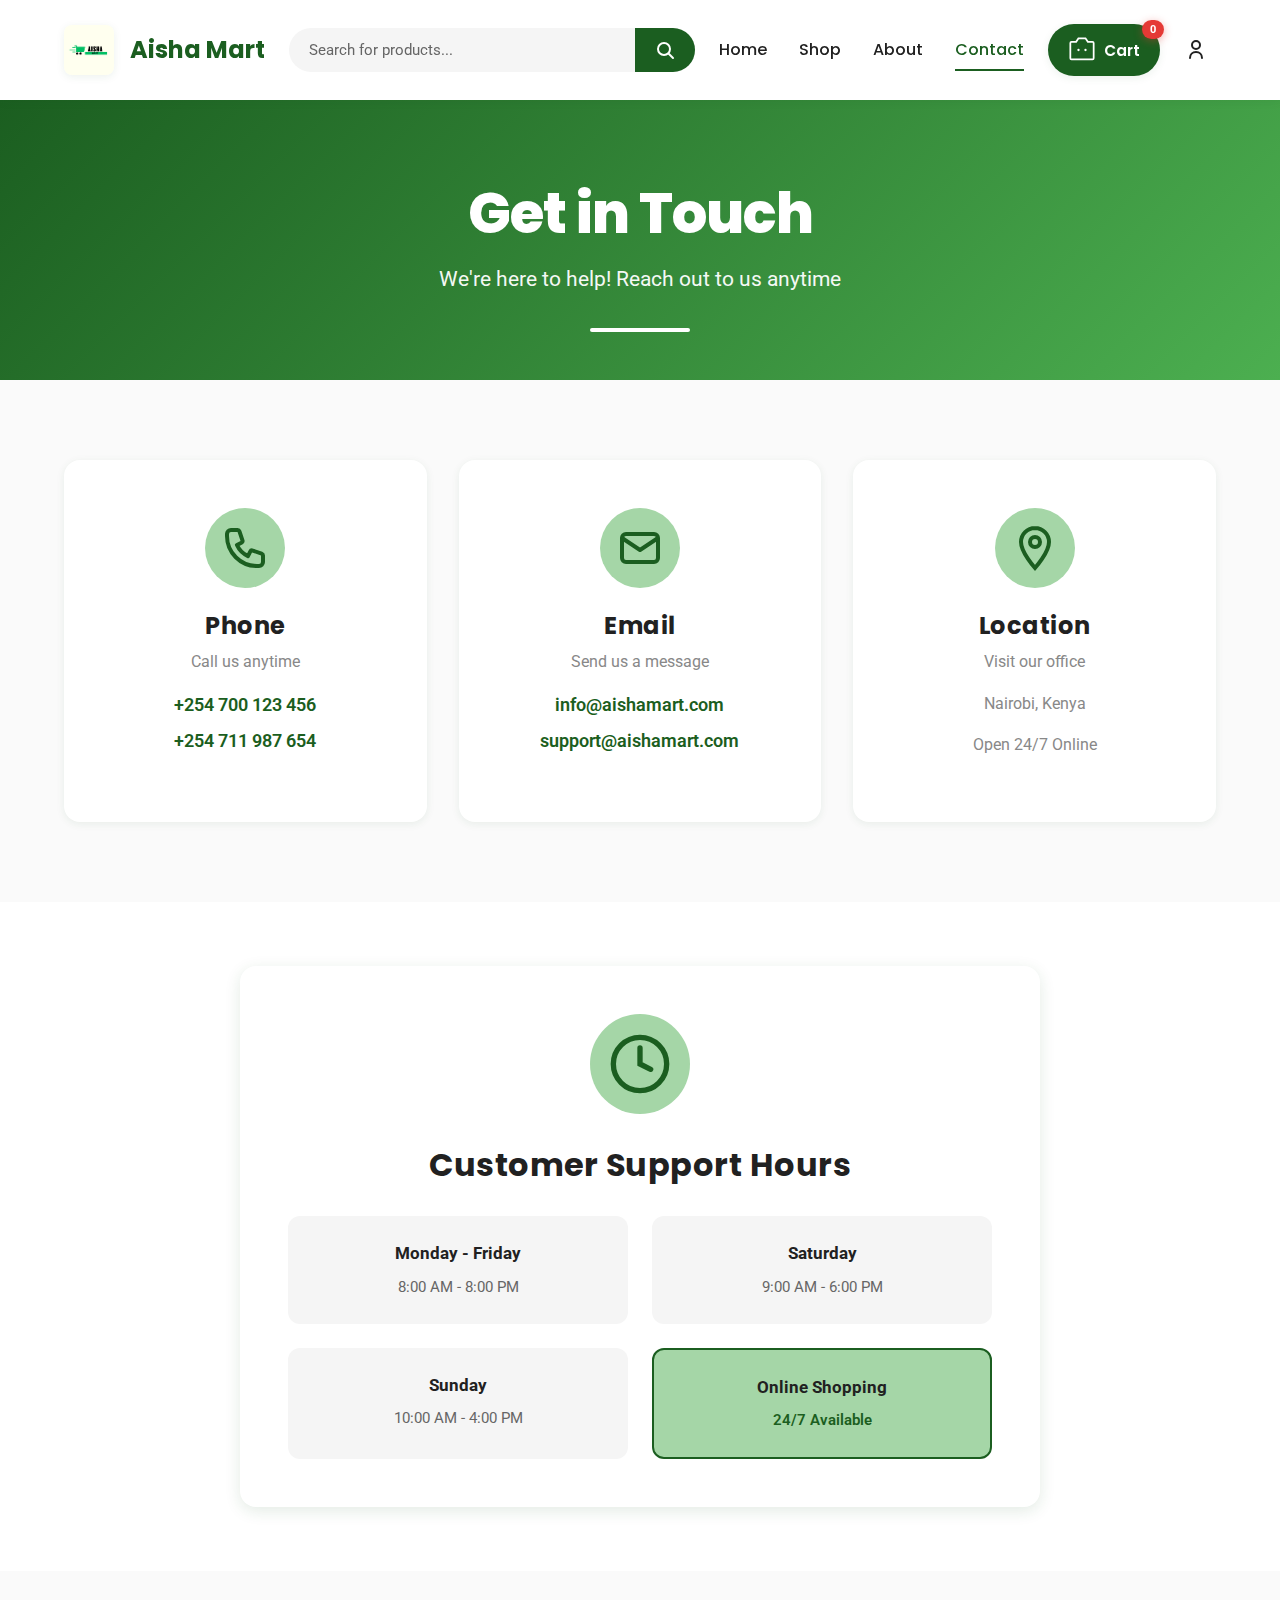
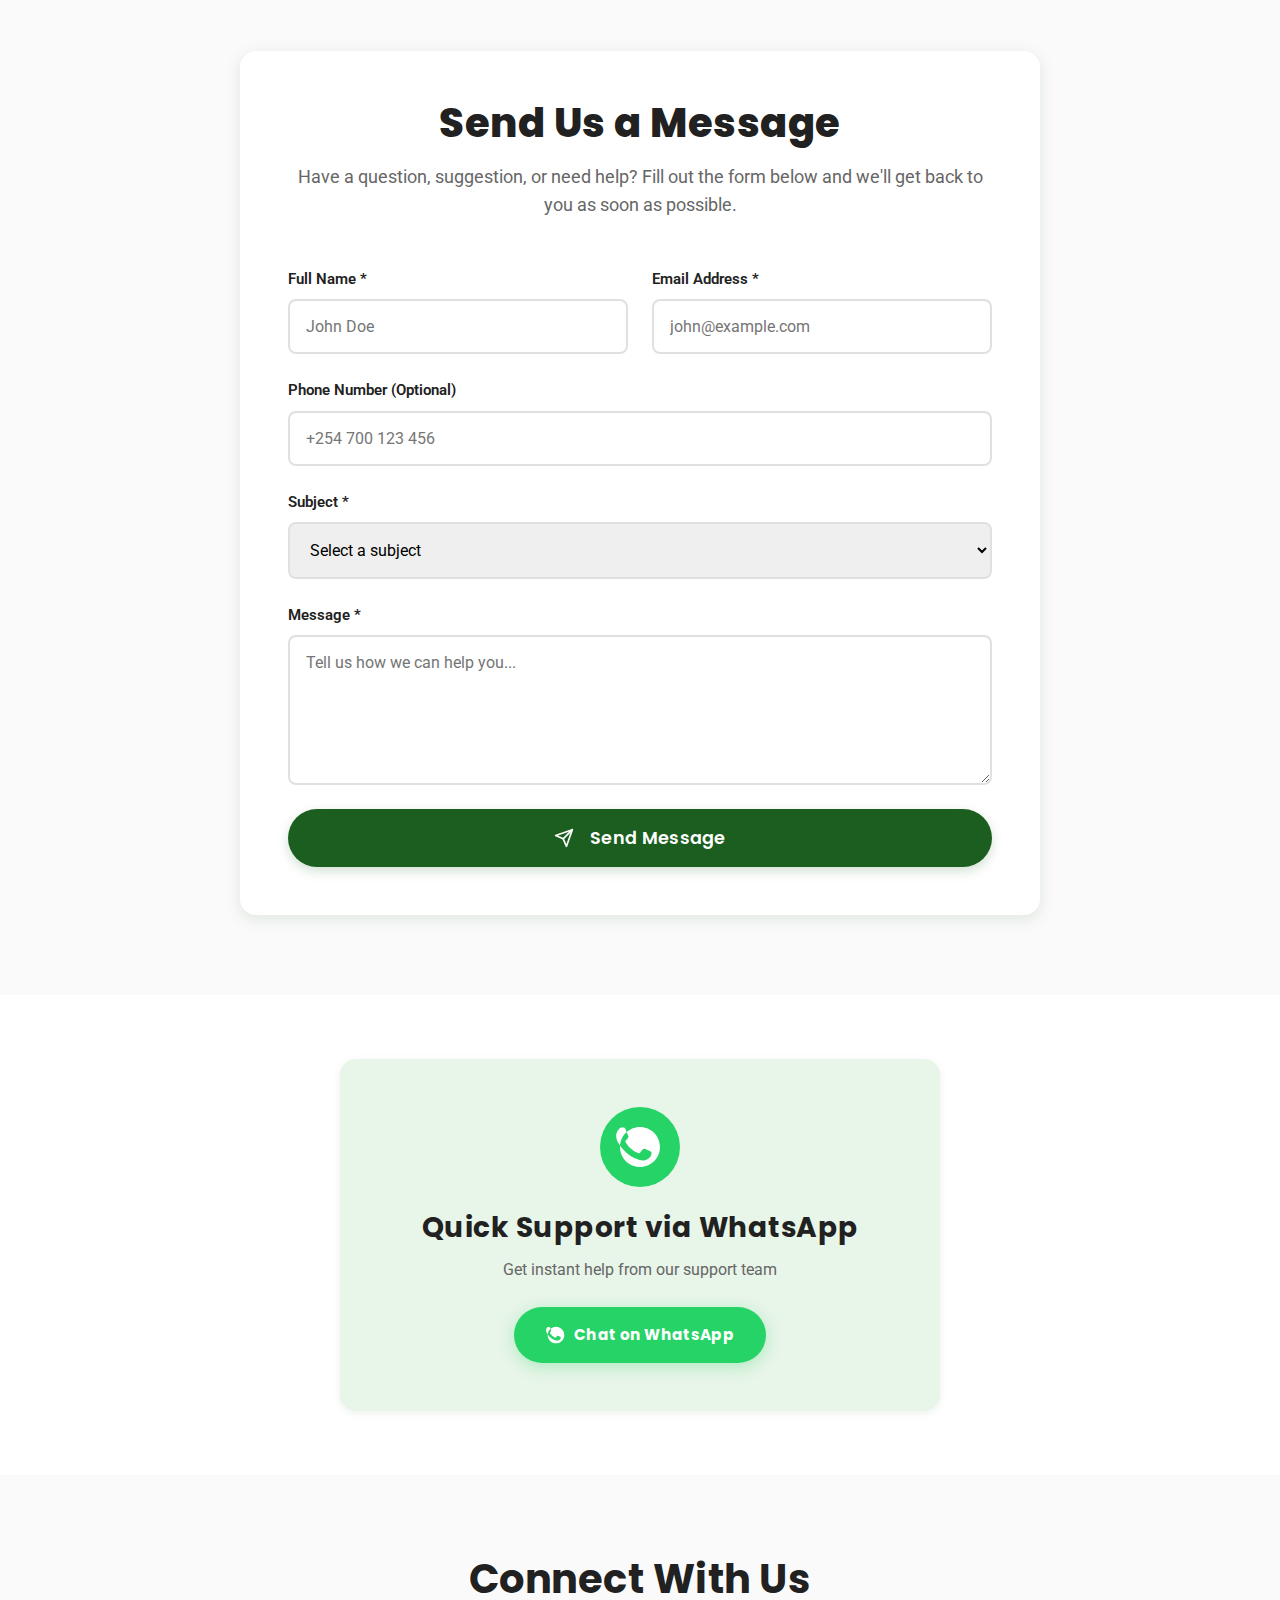
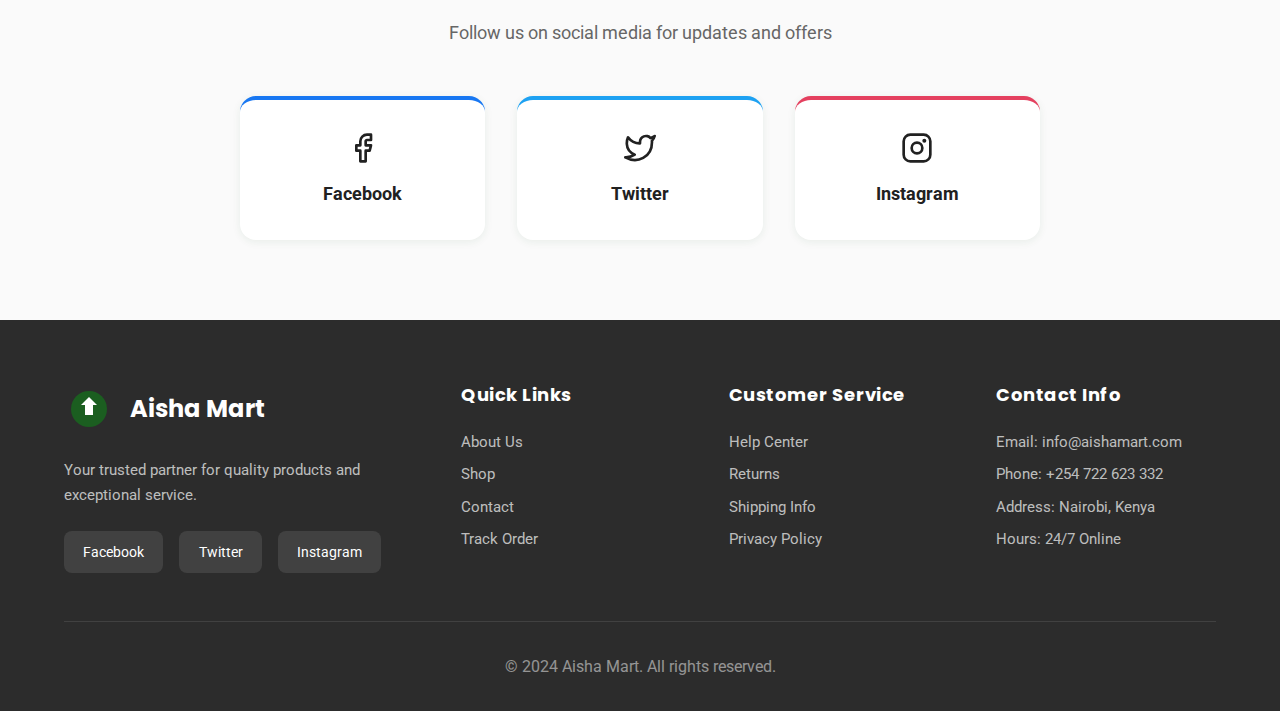
<file: contact.html>
<!DOCTYPE html>
<html lang="en">
<head>
    <meta charset="UTF-8">
    <meta name="viewport" content="width=device-width, initial-scale=1.0">
    <title>Contact Us - Aisha Mart</title>
    <link rel="stylesheet" href="css/styles.css">
    <link rel="preconnect" href="https://fonts.googleapis.com">
    <link rel="preconnect" href="https://fonts.gstatic.com" crossorigin>
    <link href="https://fonts.googleapis.com/css2?family=Poppins:wght@400;600;700;800&family=Roboto:wght@300;400;500;600&display=swap" rel="stylesheet">
</head>
<body>
    <!-- Navigation -->
    <nav class="navbar">
        <div class="container nav-container">
            <a href="index.html" class="logo">
                <div class="logo-image">
                    <img src="/Yellow and Black Simple Market Creative Logo.png" alt="Aisha Mart Logo" class="logo-img">
                </div>
                <span class="logo-text">Aisha Mart</span>
            </a>
            
            <div class="search-bar">
                <input type="text" placeholder="Search for products...">
                <button class="search-btn">
                    <svg width="20" height="20" viewBox="0 0 20 20" fill="none">
                        <circle cx="9" cy="9" r="6" stroke="white" stroke-width="2"/>
                        <path d="M14 14L18 18" stroke="white" stroke-width="2" stroke-linecap="round"/>
                    </svg>
                </button>
            </div>
            
            <div class="nav-links">
                <a href="index.html" class="nav-link">Home</a>
                <a href="products.html" class="nav-link">Shop</a>
                <a href="about.html" class="nav-link">About</a>
                <a href="contact.html" class="nav-link active">Contact</a>
            </div>
            
            <div class="nav-actions">
                <button class="cart-btn-modern" id="cartBtn">
                    <svg class="cart-icon" width="28" height="28" viewBox="0 0 24 24" fill="none">
                        <path d="M9 2L7 5H3C2.45 5 2 5.45 2 6V19C2 19.55 2.45 20 3 20H21C21.55 20 22 19.55 22 19V6C22 5.45 21.55 5 21 5H17L15 2H9Z" stroke="currentColor" stroke-width="1.5" fill="none"/>
                        <circle cx="9" cy="12" r="1" fill="currentColor"/>
                        <circle cx="15" cy="12" r="1" fill="currentColor"/>
                    </svg>
                    <span class="cart-count" id="cartCount">0</span>
                    <span class="cart-label">Cart</span>
                </button>
                <button class="icon-btn" id="userBtn">
                    <svg width="24" height="24" viewBox="0 0 24 24" fill="none">
                        <circle cx="12" cy="8" r="4" stroke="currentColor" stroke-width="2"/>
                        <path d="M6 21C6 17.5 8.5 15 12 15C15.5 15 18 17.5 18 21" stroke="currentColor" stroke-width="2" stroke-linecap="round"/>
                    </svg>
                </button>
                <button class="mobile-menu-btn" id="mobileMenuBtn">
                    <span></span>
                    <span></span>
                    <span></span>
                </button>
            </div>
        </div>
    </nav>

    <!-- Contact Hero -->
    <section class="contact-hero">
        <div class="container">
            <h1 class="contact-hero-title">Get in Touch</h1>
            <p class="contact-hero-subtitle">We're here to help! Reach out to us anytime</p>
            <div class="hero-divider"></div>
        </div>
    </section>

    <!-- Contact Info Cards -->
    <section class="contact-info-section">
        <div class="container">
            <div class="contact-info-grid">
                <div class="contact-info-card">
                    <div class="contact-card-icon">
                        <svg width="48" height="48" viewBox="0 0 24 24" fill="none">
                            <path d="M3 5C3 3.89543 3.89543 3 5 3H8.27924C8.70967 3 9.09181 3.27543 9.22792 3.68377L10.7257 8.17721C10.8831 8.64932 10.6694 9.16531 10.2243 9.38787L7.96701 10.5165C9.06925 12.9612 11.0388 14.9308 13.4835 16.033L14.6121 13.7757C14.8347 13.3306 15.3507 13.1169 15.8228 13.2743L20.3162 14.7721C20.7246 14.9082 21 15.2903 21 15.7208V19C21 20.1046 20.1046 21 19 21H18C9.71573 21 3 14.2843 3 6V5Z" stroke="currentColor" stroke-width="2" stroke-linejoin="round"/>
                        </svg>
                    </div>
                    <h3>Phone</h3>
                    <p>Call us anytime</p>
                    <a href="tel:+254700123456" class="contact-link">+254 700 123 456</a>
                    <a href="tel:+254711987654" class="contact-link">+254 711 987 654</a>
                </div>
                
                <div class="contact-info-card">
                    <div class="contact-card-icon">
                        <svg width="48" height="48" viewBox="0 0 24 24" fill="none">
                            <rect x="3" y="5" width="18" height="14" rx="2" stroke="currentColor" stroke-width="2"/>
                            <path d="M3 7L12 13L21 7" stroke="currentColor" stroke-width="2" stroke-linejoin="round"/>
                        </svg>
                    </div>
                    <h3>Email</h3>
                    <p>Send us a message</p>
                    <a href="mailto:info@aishamart.com" class="contact-link">info@aishamart.com</a>
                    <a href="mailto:support@aishamart.com" class="contact-link">support@aishamart.com</a>
                </div>
                
                <div class="contact-info-card">
                    <div class="contact-card-icon">
                        <svg width="48" height="48" viewBox="0 0 24 24" fill="none">
                            <path d="M12 2C8.13 2 5 5.13 5 9C5 14.25 12 22 12 22C12 22 19 14.25 19 9C19 5.13 15.87 2 12 2Z" stroke="currentColor" stroke-width="2"/>
                            <circle cx="12" cy="9" r="2.5" stroke="currentColor" stroke-width="2"/>
                        </svg>
                    </div>
                    <h3>Location</h3>
                    <p>Visit our office</p>
                    <p class="contact-address">Nairobi, Kenya</p>
                    <p class="contact-address">Open 24/7 Online</p>
                </div>
            </div>
        </div>
    </section>

    <!-- Support Hours -->
    <section class="support-hours-section">
        <div class="container">
            <div class="support-hours-card">
                <div class="support-icon">
                    <svg width="64" height="64" viewBox="0 0 24 24" fill="none">
                        <circle cx="12" cy="12" r="10" stroke="currentColor" stroke-width="2"/>
                        <path d="M12 6V12L16 14" stroke="currentColor" stroke-width="2" stroke-linecap="round"/>
                    </svg>
                </div>
                <h2>Customer Support Hours</h2>
                <div class="hours-grid">
                    <div class="hours-item">
                        <span class="day">Monday - Friday</span>
                        <span class="time">8:00 AM - 8:00 PM</span>
                    </div>
                    <div class="hours-item">
                        <span class="day">Saturday</span>
                        <span class="time">9:00 AM - 6:00 PM</span>
                    </div>
                    <div class="hours-item">
                        <span class="day">Sunday</span>
                        <span class="time">10:00 AM - 4:00 PM</span>
                    </div>
                    <div class="hours-item highlight">
                        <span class="day">Online Shopping</span>
                        <span class="time">24/7 Available</span>
                    </div>
                </div>
            </div>
        </div>
    </section>

    <!-- Contact Form -->
    <section class="contact-form-section">
        <div class="container">
            <div class="contact-form-wrapper">
                <div class="form-intro">
                    <h2>Send Us a Message</h2>
                    <p>Have a question, suggestion, or need help? Fill out the form below and we'll get back to you as soon as possible.</p>
                </div>
                
                <form id="contactForm" class="contact-form">
                    <div class="form-row">
                        <div class="form-group">
                            <label for="contactName">Full Name *</label>
                            <input type="text" id="contactName" name="name" placeholder="John Doe" required>
                            <span class="form-error" id="contactNameError"></span>
                        </div>
                        
                        <div class="form-group">
                            <label for="contactEmail">Email Address *</label>
                            <input type="email" id="contactEmail" name="email" placeholder="john@example.com" required>
                            <span class="form-error" id="contactEmailError"></span>
                        </div>
                    </div>
                    
                    <div class="form-group">
                        <label for="contactPhone">Phone Number (Optional)</label>
                        <input type="tel" id="contactPhone" name="phone" placeholder="+254 700 123 456">
                    </div>
                    
                    <div class="form-group">
                        <label for="contactSubject">Subject *</label>
                        <select id="contactSubject" name="subject" required>
                            <option value="">Select a subject</option>
                            <option value="general">General Inquiry</option>
                            <option value="order">Order Status</option>
                            <option value="product">Product Question</option>
                            <option value="delivery">Delivery Issue</option>
                            <option value="return">Return/Refund</option>
                            <option value="complaint">Complaint</option>
                            <option value="feedback">Feedback/Suggestion</option>
                            <option value="partnership">Partnership Opportunity</option>
                        </select>
                        <span class="form-error" id="contactSubjectError"></span>
                    </div>
                    
                    <div class="form-group">
                        <label for="contactMessage">Message *</label>
                        <textarea id="contactMessage" name="message" rows="6" placeholder="Tell us how we can help you..." required></textarea>
                        <span class="form-error" id="contactMessageError"></span>
                    </div>
                    
                    <button type="submit" class="btn btn-primary btn-lg">
                        <svg width="20" height="20" viewBox="0 0 24 24" fill="none" style="margin-right: 0.5rem;">
                            <path d="M22 2L11 13" stroke="currentColor" stroke-width="2" stroke-linecap="round"/>
                            <path d="M22 2L15 22L11 13L2 9L22 2Z" stroke="currentColor" stroke-width="2" stroke-linejoin="round"/>
                        </svg>
                        Send Message
                    </button>
                </form>
                
                <div id="formSuccessMessage" class="form-success-message" style="display: none;">
                    <svg width="48" height="48" viewBox="0 0 24 24" fill="none">
                        <circle cx="12" cy="12" r="10" stroke="#43A047" stroke-width="2"/>
                        <path d="M9 12L11 14L15 10" stroke="#43A047" stroke-width="2" stroke-linecap="round"/>
                    </svg>
                    <h3>Message Sent Successfully!</h3>
                    <p>Thank you for contacting us. We'll get back to you within 24 hours.</p>
                </div>
            </div>
        </div>
    </section>

    <!-- WhatsApp Support -->
    <section class="whatsapp-section">
        <div class="container">
            <div class="whatsapp-card">
                <div class="whatsapp-icon">
                    <svg width="48" height="48" viewBox="0 0 24 24" fill="none">
                        <path d="M17.472 14.382C17.015 14.154 14.849 13.088 14.432 12.934C14.015 12.78 13.719 12.703 13.423 13.161C13.127 13.619 12.276 14.619 12.016 14.916C11.756 15.213 11.496 15.249 11.039 15.021C10.582 14.793 9.102 14.313 7.352 12.763C5.982 11.556 5.071 10.063 4.811 9.605C4.551 9.147 4.783 8.906 5.011 8.678C5.217 8.472 5.468 8.147 5.696 7.887C5.924 7.627 5.996 7.439 6.15 7.142C6.304 6.845 6.227 6.585 6.113 6.357C5.999 6.129 5.088 3.963 4.707 3.047C4.338 2.167 3.963 2.283 3.696 2.271C3.441 2.259 3.145 2.257 2.849 2.257C2.553 2.257 2.06 2.371 1.643 2.829C1.226 3.287 0.088 4.353 0.088 6.519C0.088 8.685 1.679 10.779 1.907 11.076C2.135 11.373 5.071 15.687 9.483 17.602C10.476 18.023 11.25 18.279 11.851 18.467C12.851 18.781 13.755 18.735 14.469 18.615C15.27 18.483 17.015 17.566 17.396 16.558C17.777 15.55 17.777 14.686 17.663 14.494C17.549 14.302 17.253 14.188 16.796 13.96L17.472 14.382ZM12 22C6.477 22 2 17.523 2 12C2 6.477 6.477 2 12 2C17.523 2 22 6.477 22 12C22 17.523 17.523 22 12 22Z" fill="currentColor"/>
                    </svg>
                </div>
                <h3>Quick Support via WhatsApp</h3>
                <p>Get instant help from our support team</p>
                <a href="https://wa.me/254700123456" class="btn btn-whatsapp" target="_blank" rel="noopener noreferrer">
                    <svg width="20" height="20" viewBox="0 0 24 24" fill="none">
                        <path d="M17.472 14.382C17.015 14.154 14.849 13.088 14.432 12.934C14.015 12.78 13.719 12.703 13.423 13.161C13.127 13.619 12.276 14.619 12.016 14.916C11.756 15.213 11.496 15.249 11.039 15.021C10.582 14.793 9.102 14.313 7.352 12.763C5.982 11.556 5.071 10.063 4.811 9.605C4.551 9.147 4.783 8.906 5.011 8.678C5.217 8.472 5.468 8.147 5.696 7.887C5.924 7.627 5.996 7.439 6.15 7.142C6.304 6.845 6.227 6.585 6.113 6.357C5.999 6.129 5.088 3.963 4.707 3.047C4.338 2.167 3.963 2.283 3.696 2.271C3.441 2.259 3.145 2.257 2.849 2.257C2.553 2.257 2.06 2.371 1.643 2.829C1.226 3.287 0.088 4.353 0.088 6.519C0.088 8.685 1.679 10.779 1.907 11.076C2.135 11.373 5.071 15.687 9.483 17.602C10.476 18.023 11.25 18.279 11.851 18.467C12.851 18.781 13.755 18.735 14.469 18.615C15.27 18.483 17.015 17.566 17.396 16.558C17.777 15.55 17.777 14.686 17.663 14.494C17.549 14.302 17.253 14.188 16.796 13.96L17.472 14.382ZM12 22C6.477 22 2 17.523 2 12C2 6.477 6.477 2 12 2C17.523 2 22 6.477 22 12C22 17.523 17.523 22 12 22Z" fill="white"/>
                    </svg>
                    Chat on WhatsApp
                </a>
            </div>
        </div>
    </section>

    <!-- Social Media -->
    <section class="social-media-section">
        <div class="container">
            <h2 class="section-title">Connect With Us</h2>
            <p class="section-subtitle">Follow us on social media for updates and offers</p>
            <div class="social-media-grid">
                <a href="#" class="social-media-card facebook">
                    <svg width="32" height="32" viewBox="0 0 24 24" fill="none">
                        <path d="M18 2H15C13.6739 2 12.4021 2.52678 11.4645 3.46447C10.5268 4.40215 10 5.67392 10 7V10H7V14H10V22H14V14H17L18 10H14V7C14 6.73478 14.1054 6.48043 14.2929 6.29289C14.4804 6.10536 14.7348 6 15 6H18V2Z" stroke="currentColor" stroke-width="2" stroke-linecap="round" stroke-linejoin="round"/>
                    </svg>
                    <span>Facebook</span>
                </a>
                <a href="#" class="social-media-card twitter">
                    <svg width="32" height="32" viewBox="0 0 24 24" fill="none">
                        <path d="M23 3C22.0424 3.67548 20.9821 4.19211 19.86 4.53C19.2577 3.83751 18.4573 3.34669 17.567 3.12393C16.6767 2.90116 15.7395 2.95718 14.8821 3.28444C14.0247 3.6117 13.2884 4.19439 12.773 4.9537C12.2575 5.71302 11.9877 6.61234 12 7.53V8.53C10.2426 8.57555 8.50127 8.18546 6.93101 7.39533C5.36074 6.60519 4.01032 5.43763 3 4C3 4 -1 13 8 17C5.94053 18.398 3.48716 19.0989 1 19C10 24 21 19 21 7.5C20.9991 7.22145 20.9723 6.94359 20.92 6.67C21.9406 5.66349 22.6608 4.39271 23 3V3Z" stroke="currentColor" stroke-width="2" stroke-linecap="round" stroke-linejoin="round"/>
                    </svg>
                    <span>Twitter</span>
                </a>
                <a href="#" class="social-media-card instagram">
                    <svg width="32" height="32" viewBox="0 0 24 24" fill="none">
                        <rect x="2" y="2" width="20" height="20" rx="5" stroke="currentColor" stroke-width="2" stroke-linecap="round" stroke-linejoin="round"/>
                        <circle cx="12" cy="12" r="4" stroke="currentColor" stroke-width="2"/>
                        <circle cx="17.5" cy="6.5" r="1.5" fill="currentColor"/>
                    </svg>
                    <span>Instagram</span>
                </a>
            </div>
        </div>
    </section>

    <!-- Footer -->
    <footer class="footer">
        <div class="container">
            <div class="footer-grid">
                <div class="footer-col footer-col-brand">
                    <div class="footer-logo">
                        <div class="footer-logo-icon">
                            <svg width="40" height="40" viewBox="0 0 40 40" fill="none">
                                <circle cx="20" cy="20" r="18" fill="#1B5E20"/>
                                <path d="M20 8L28 16H24V26H16V16H12L20 8Z" fill="white"/>
                            </svg>
                        </div>
                        <span>Aisha Mart</span>
                    </div>
                    <p class="footer-text">Your trusted partner for quality products and exceptional service.</p>
                    <div class="social-links">
                        <a href="#" class="social-link">Facebook</a>
                        <a href="#" class="social-link">Twitter</a>
                        <a href="#" class="social-link">Instagram</a>
                    </div>
                </div>
                <div class="footer-col">
                    <h3>Quick Links</h3>
                    <ul class="footer-links">
                        <li><a href="about.html">About Us</a></li>
                        <li><a href="products.html">Shop</a></li>
                        <li><a href="contact.html">Contact</a></li>
                        <li><a href="#">Track Order</a></li>
                    </ul>
                </div>
                <div class="footer-col">
                    <h3>Customer Service</h3>
                    <ul class="footer-links">
                        <li><a href="#">Help Center</a></li>
                        <li><a href="#">Returns</a></li>
                        <li><a href="#">Shipping Info</a></li>
                        <li><a href="#">Privacy Policy</a></li>
                    </ul>
                </div>
                <div class="footer-col">
                    <h3>Contact Info</h3>
                    <ul class="footer-links">
                        <li>Email: info@aishamart.com</li>
                        <li>Phone: +254 722 623 332</li>
                        <li>Address: Nairobi, Kenya</li>
                        <li>Hours: 24/7 Online</li>
                    </ul>
                </div>
            </div>
            <div class="footer-bottom">
                <p>&copy; 2024 Aisha Mart. All rights reserved.</p>
            </div>
        </div>
    </footer>

    <script src="js/auth.js"></script>
    <script src="js/app.js"></script>
    <script src="js/contact.js"></script>
</body>
</html>
</file>
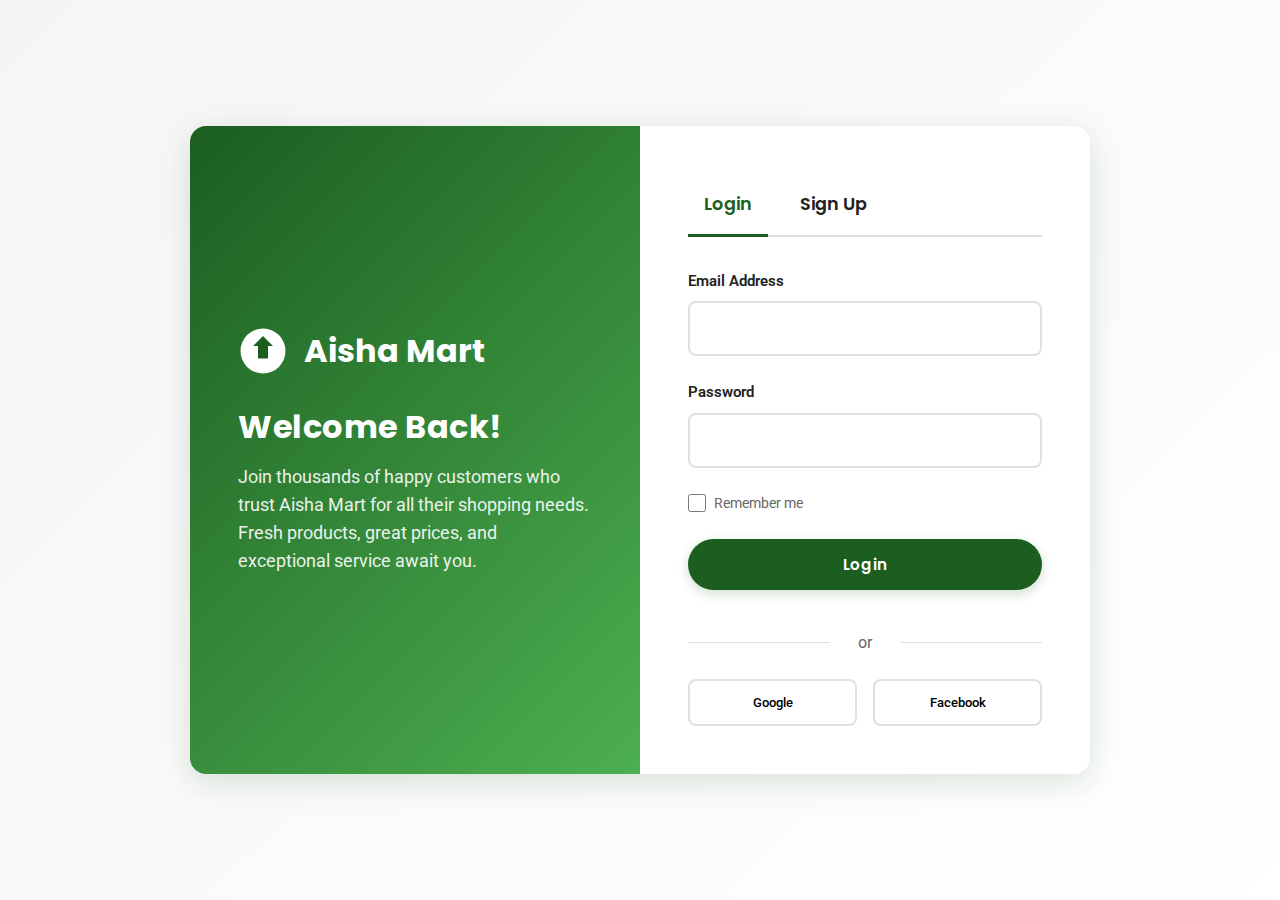
<file: login.html>
<!DOCTYPE html>
<html lang="en">
<head>
    <meta charset="UTF-8">
    <meta name="viewport" content="width=device-width, initial-scale=1.0">
    <title>Login / Sign Up - Aisha Mart</title>
    <link rel="stylesheet" href="css/styles.css">
    <link rel="preconnect" href="https://fonts.googleapis.com">
    <link rel="preconnect" href="https://fonts.gstatic.com" crossorigin>
    <link href="https://fonts.googleapis.com/css2?family=Poppins:wght@400;600;700&family=Roboto:wght@300;400;500&display=swap" rel="stylesheet">
    <style>
        .auth-page {
            min-height: 100vh;
            display: flex;
            align-items: center;
            justify-content: center;
            background: linear-gradient(135deg, var(--soft-gray) 0%, var(--pure-white) 100%);
            padding: 2rem;
        }
        
        .auth-container {
            background: var(--pure-white);
            border-radius: var(--radius-xl);
            box-shadow: var(--shadow-lg);
            overflow: hidden;
            max-width: 900px;
            width: 100%;
            display: grid;
            grid-template-columns: 1fr 1fr;
        }
        
        .auth-welcome {
            background: linear-gradient(135deg, var(--primary-green), var(--accent-green));
            color: var(--pure-white);
            padding: 3rem;
            display: flex;
            flex-direction: column;
            justify-content: center;
        }
        
        .auth-welcome h2 {
            font-size: 2rem;
            margin-bottom: 1rem;
        }
        
        .auth-welcome p {
            font-size: 1.1rem;
            opacity: 0.9;
            line-height: 1.6;
        }
        
        .auth-form-container {
            padding: 3rem;
        }
        
        .auth-tabs {
            display: flex;
            gap: 1rem;
            margin-bottom: 2rem;
            border-bottom: 2px solid var(--border-color);
        }
        
        .auth-tab {
            padding: 1rem;
            font-family: var(--font-heading);
            font-weight: 600;
            font-size: 1.1rem;
            cursor: pointer;
            border-bottom: 3px solid transparent;
            margin-bottom: -2px;
            transition: var(--transition-fast);
        }
        
        .auth-tab.active {
            color: var(--primary-green);
            border-bottom-color: var(--primary-green);
        }
        
        .auth-form {
            display: none;
        }
        
        .auth-form.active {
            display: block;
        }
        
        .form-group {
            margin-bottom: 1.5rem;
        }
        
        .form-label {
            display: block;
            margin-bottom: 0.5rem;
            font-weight: 500;
            color: var(--text-dark);
        }
        
        .form-input {
            width: 100%;
            padding: 0.875rem 1rem;
            border: 2px solid var(--border-color);
            border-radius: var(--radius-md);
            font-size: 1rem;
            transition: var(--transition-fast);
        }
        
        .form-input:focus {
            border-color: var(--primary-green);
            box-shadow: 0 0 0 3px rgba(27, 94, 32, 0.1);
        }
        
        .form-error {
            color: var(--error);
            font-size: 0.875rem;
            margin-top: 0.25rem;
            display: none;
        }
        
        .form-checkbox {
            display: flex;
            align-items: center;
            gap: 0.5rem;
            margin-bottom: 1.5rem;
        }
        
        .form-checkbox input {
            width: 18px;
            height: 18px;
        }
        
        .form-checkbox label {
            font-size: 0.9rem;
            color: var(--text-gray);
        }
        
        .submit-btn {
            width: 100%;
            margin-bottom: 1rem;
        }
        
        .divider {
            text-align: center;
            margin: 1.5rem 0;
            color: var(--text-gray);
            position: relative;
        }
        
        .divider::before,
        .divider::after {
            content: '';
            position: absolute;
            top: 50%;
            width: 40%;
            height: 1px;
            background: var(--border-color);
        }
        
        .divider::before {
            left: 0;
        }
        
        .divider::after {
            right: 0;
        }
        
        .social-login {
            display: flex;
            gap: 1rem;
        }
        
        .social-btn {
            flex: 1;
            padding: 0.875rem;
            border: 2px solid var(--border-color);
            border-radius: var(--radius-md);
            background: var(--pure-white);
            display: flex;
            align-items: center;
            justify-content: center;
            gap: 0.5rem;
            font-weight: 500;
            transition: var(--transition-fast);
        }
        
        .social-btn:hover {
            border-color: var(--primary-green);
            background: var(--soft-gray);
        }
        
        @media (max-width: 768px) {
            .auth-container {
                grid-template-columns: 1fr;
            }
            
            .auth-welcome {
                display: none;
            }
            
            .auth-form-container {
                padding: 2rem;
            }
        }
    </style>
</head>
<body>
    <div class="auth-page">
        <div class="auth-container">
            <div class="auth-welcome">
                <div class="logo" style="margin-bottom: 2rem; color: white;">
                    <svg width="50" height="50" viewBox="0 0 40 40" fill="none">
                        <circle cx="20" cy="20" r="18" fill="white"/>
                        <path d="M20 8L28 16H24V26H16V16H12L20 8Z" fill="#1B5E20"/>
                    </svg>
                    <span style="font-size: 2rem;">Aisha Mart</span>
                </div>
                <h2>Welcome Back!</h2>
                <p>Join thousands of happy customers who trust Aisha Mart for all their shopping needs. Fresh products, great prices, and exceptional service await you.</p>
            </div>
            
            <div class="auth-form-container">
                <div class="auth-tabs">
                    <div class="auth-tab active" onclick="switchTab('login')">Login</div>
                    <div class="auth-tab" onclick="switchTab('signup')">Sign Up</div>
                </div>
                
                <!-- Login Form -->
                <form class="auth-form active" id="loginForm">
                    <div class="form-group">
                        <label class="form-label" for="loginEmail">Email Address</label>
                        <input type="email" class="form-input" id="loginEmail" required>
                        <span class="form-error" id="loginEmailError"></span>
                    </div>
                    
                    <div class="form-group">
                        <label class="form-label" for="loginPassword">Password</label>
                        <input type="password" class="form-input" id="loginPassword" required>
                        <span class="form-error" id="loginPasswordError"></span>
                    </div>
                    
                    <div class="form-checkbox">
                        <input type="checkbox" id="rememberMe">
                        <label for="rememberMe">Remember me</label>
                    </div>
                    
                    <button type="submit" class="btn btn-primary submit-btn">Login</button>
                    
                    <div class="divider">or</div>
                    
                    <div class="social-login">
                        <button type="button" class="social-btn">
                            <span>Google</span>
                        </button>
                        <button type="button" class="social-btn">
                            <span>Facebook</span>
                        </button>
                    </div>
                </form>
                
                <!-- Signup Form -->
                <form class="auth-form" id="signupForm">
                    <div class="form-group">
                        <label class="form-label" for="signupName">Full Name</label>
                        <input type="text" class="form-input" id="signupName" required>
                        <span class="form-error" id="signupNameError"></span>
                    </div>
                    
                    <div class="form-group">
                        <label class="form-label" for="signupEmail">Email Address</label>
                        <input type="email" class="form-input" id="signupEmail" required>
                        <span class="form-error" id="signupEmailError"></span>
                    </div>
                    
                    <div class="form-group">
                        <label class="form-label" for="signupPassword">Password</label>
                        <input type="password" class="form-input" id="signupPassword" required>
                        <span class="form-error" id="signupPasswordError"></span>
                    </div>
                    
                    <div class="form-group">
                        <label class="form-label" for="signupConfirmPassword">Confirm Password</label>
                        <input type="password" class="form-input" id="signupConfirmPassword" required>
                        <span class="form-error" id="signupConfirmPasswordError"></span>
                    </div>
                    
                    <div class="form-checkbox">
                        <input type="checkbox" id="agreeTerms" required>
                        <label for="agreeTerms">I agree to the Terms & Conditions</label>
                    </div>
                    
                    <button type="submit" class="btn btn-primary submit-btn">Create Account</button>
                    
                    <div class="divider">or</div>
                    
                    <div class="social-login">
                        <button type="button" class="social-btn">
                            <span>Google</span>
                        </button>
                        <button type="button" class="social-btn">
                            <span>Facebook</span>
                        </button>
                    </div>
                </form>
            </div>
        </div>
    </div>

    <script src="js/auth.js"></script>
    <script>
        function switchTab(tab) {
            const tabs = document.querySelectorAll('.auth-tab');
            const forms = document.querySelectorAll('.auth-form');
            
            tabs.forEach(t => t.classList.remove('active'));
            forms.forEach(f => f.classList.remove('active'));
            
            if (tab === 'login') {
                tabs[0].classList.add('active');
                forms[0].classList.add('active');
            } else {
                tabs[1].classList.add('active');
                forms[1].classList.add('active');
            }
            
            // Clear all errors when switching tabs
            clearAllErrors();
        }
        
        // Check if user is already logged in
        if (authModule.isLoggedIn()) {
            // Check if there's a redirect URL
            const redirectUrl = sessionStorage.getItem('redirect_after_login');
            if (redirectUrl) {
                sessionStorage.removeItem('redirect_after_login');
                window.location.href = redirectUrl;
            } else {
                window.location.href = 'index.html';
            }
        }
        
        // ==================== LOGIN FORM HANDLER ====================
        document.getElementById('loginForm').addEventListener('submit', function(e) {
            e.preventDefault();
            
            const email = document.getElementById('loginEmail').value.trim();
            const password = document.getElementById('loginPassword').value;
            const rememberMe = document.getElementById('rememberMe').checked;
            
            // Attempt login
            const result = authModule.login(email, password, rememberMe);
            
            if (result.success) {
                authModule.showSuccess(result.message);
                
                // Redirect after short delay
                setTimeout(() => {
                    const redirectUrl = sessionStorage.getItem('redirect_after_login');
                    if (redirectUrl) {
                        sessionStorage.removeItem('redirect_after_login');
                        window.location.href = redirectUrl;
                    } else {
                        window.location.href = 'index.html';
                    }
                }, 1000);
            } else {
                authModule.showError(result.message);
            }
        });
        
        // ==================== SIGNUP FORM HANDLER ====================
        document.getElementById('signupForm').addEventListener('submit', function(e) {
            e.preventDefault();
            
            const name = document.getElementById('signupName').value.trim();
            const email = document.getElementById('signupEmail').value.trim();
            const password = document.getElementById('signupPassword').value;
            const confirmPassword = document.getElementById('signupConfirmPassword').value;
            const agreeTerms = document.getElementById('agreeTerms').checked;
            
            // Check terms agreement
            if (!agreeTerms) {
                authModule.showError('Please agree to the Terms & Conditions');
                return;
            }
            
            // Attempt registration
            const result = authModule.register(name, email, password, confirmPassword);
            
            if (result.success) {
                authModule.showSuccess(result.message);
                
                // Clear form
                this.reset();
                
                // Switch to login tab after short delay
                setTimeout(() => {
                    switchTab('login');
                    // Pre-fill email in login form
                    document.getElementById('loginEmail').value = email;
                    authModule.showSuccess('You can now sign in with your credentials');
                }, 1500);
            } else {
                authModule.showError(result.message);
            }
        });
        
        // Clear errors when user starts typing
        document.querySelectorAll('.form-input').forEach(input => {
            input.addEventListener('input', function() {
                const errorId = this.id + 'Error';
                clearError(errorId);
            });
        });
        
        // Social login placeholder handlers
        document.querySelectorAll('.social-btn').forEach(btn => {
            btn.addEventListener('click', function(e) {
                e.preventDefault();
                authModule.showError('Social login coming soon! Please use email registration.');
            });
        });
    </script>
</body>
</html>
</file>
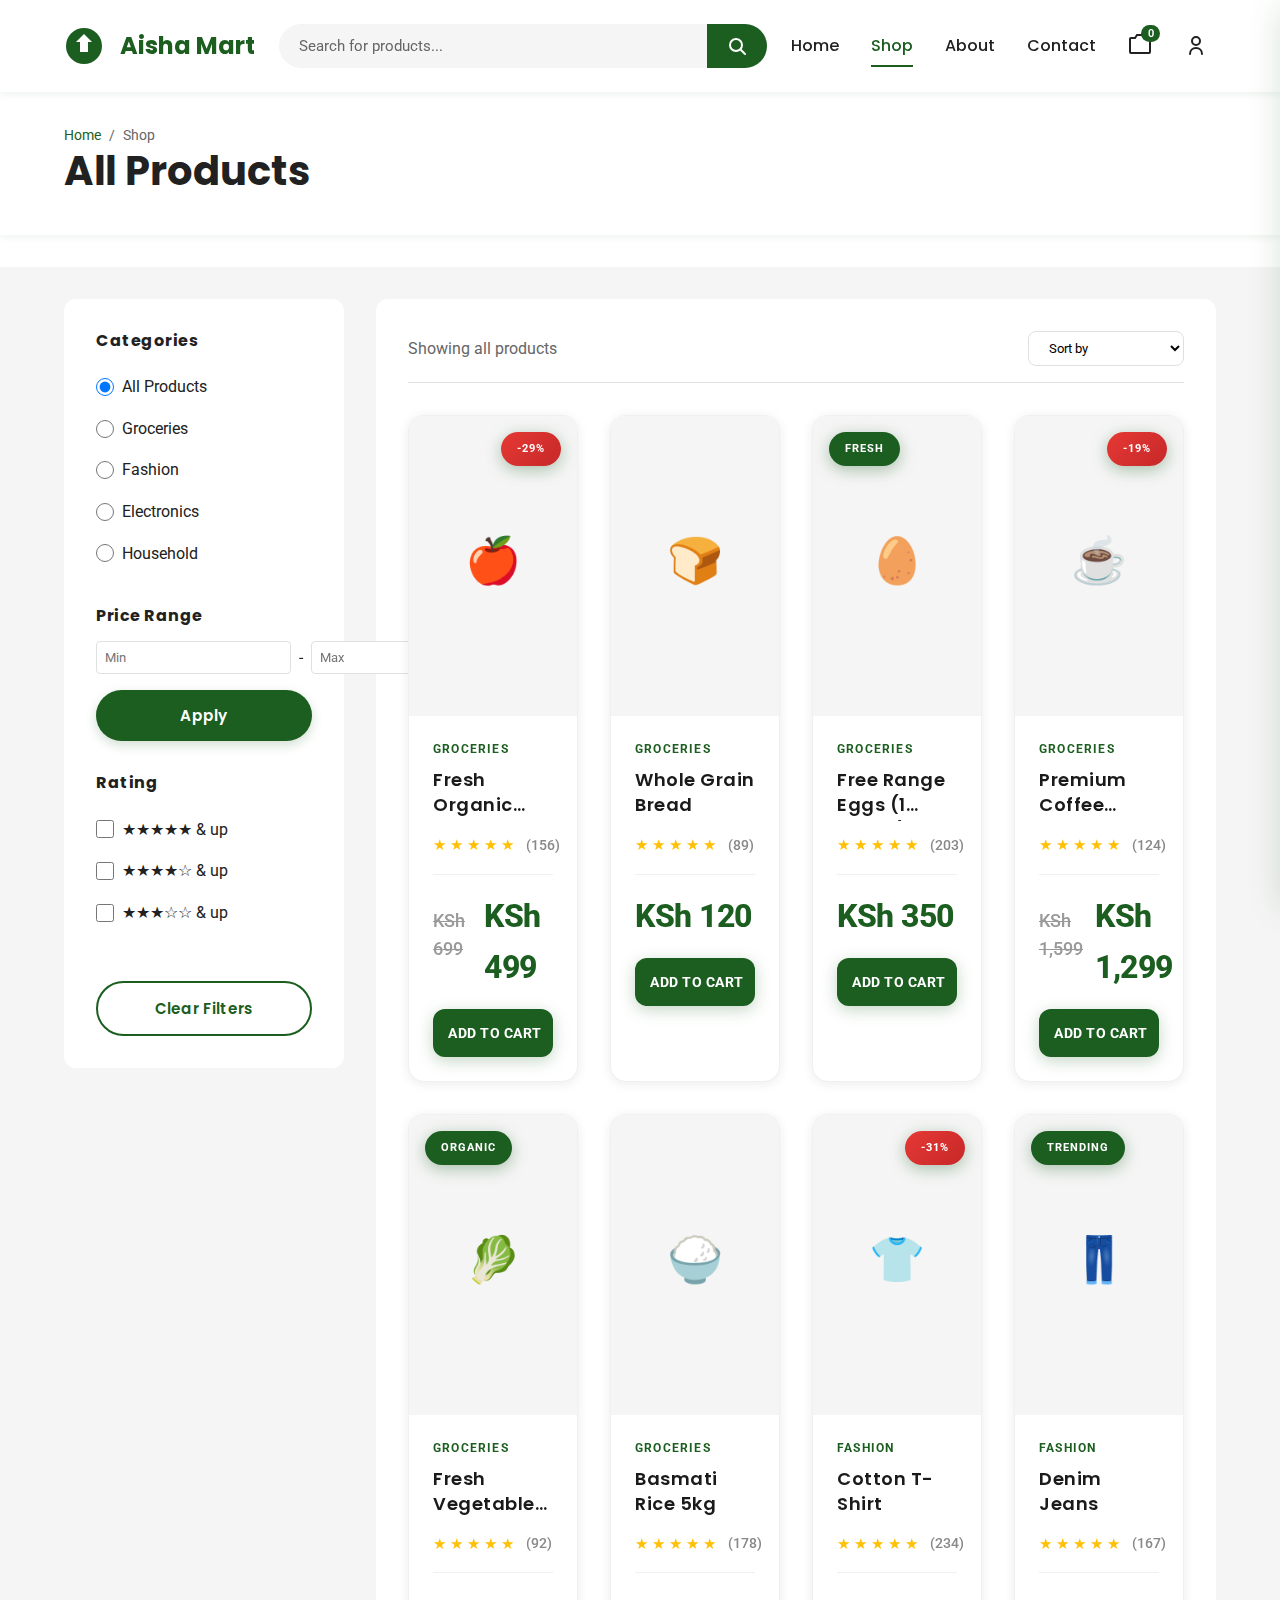
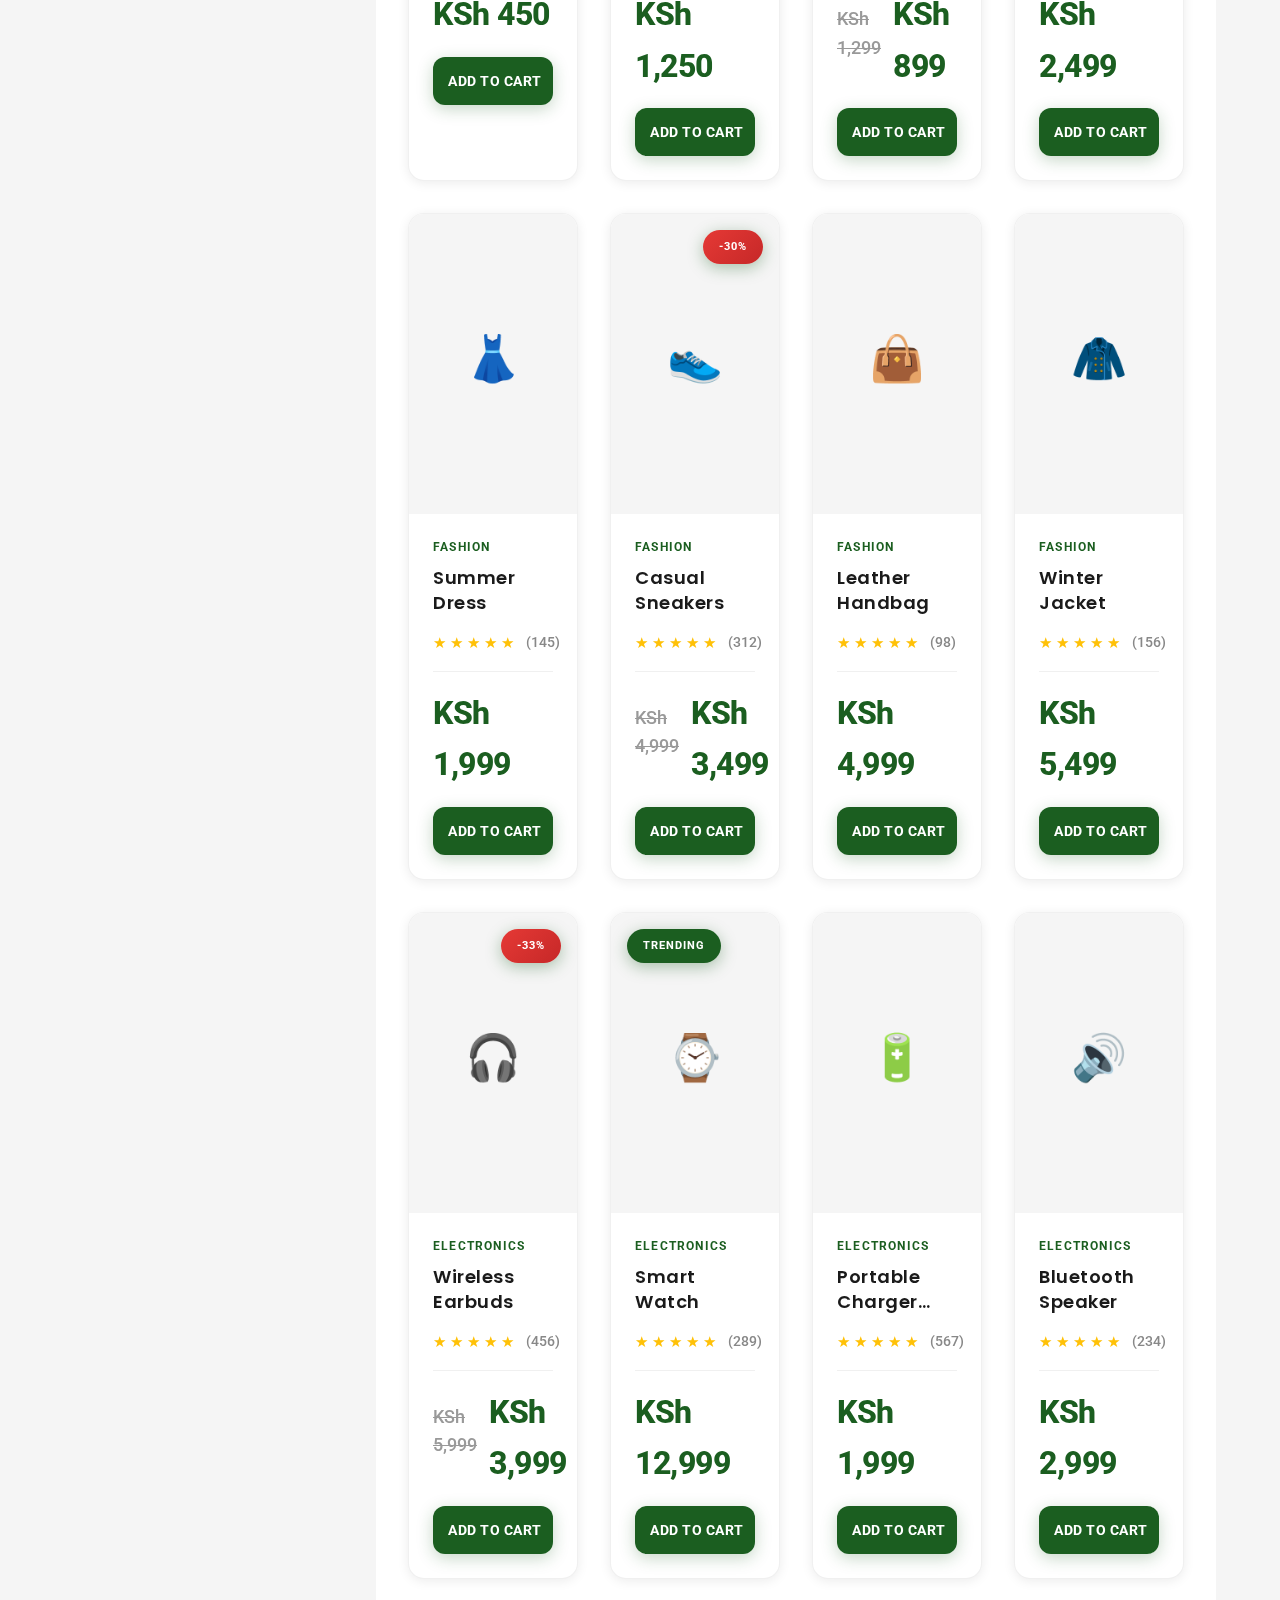
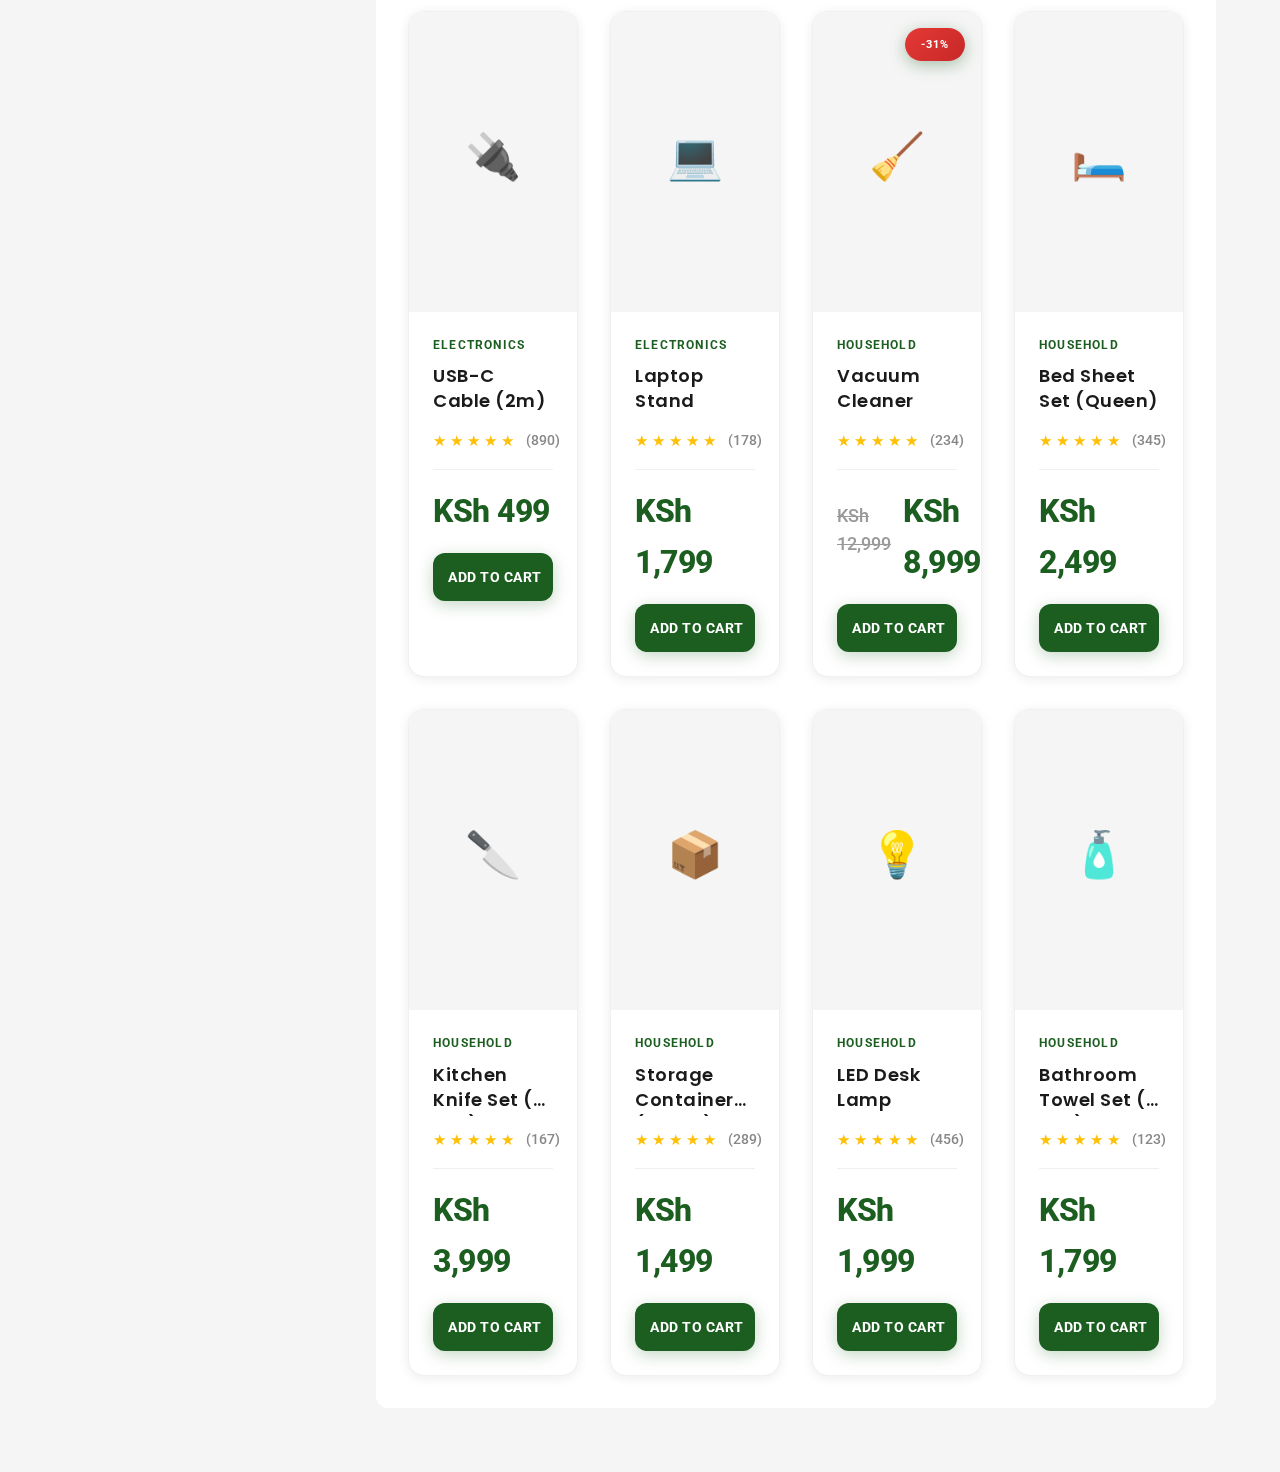
<file: products.html>
<!DOCTYPE html>
<html lang="en">
<head>
    <meta charset="UTF-8">
    <meta name="viewport" content="width=device-width, initial-scale=1.0">
    <meta name="description" content="Browse all products at Aisha Mart">
    <title>Shop All Products - Aisha Mart</title>
    <link rel="stylesheet" href="css/styles.css">
    <link rel="preconnect" href="https://fonts.googleapis.com">
    <link rel="preconnect" href="https://fonts.gstatic.com" crossorigin>
    <link href="https://fonts.googleapis.com/css2?family=Poppins:wght@400;600;700&family=Roboto:wght@300;400;500&display=swap" rel="stylesheet">
    <style>
        .products-page {
            padding: 2rem 0 4rem;
            background: var(--soft-gray);
        }
        
        .products-header {
            background: var(--pure-white);
            padding: 2rem 0;
            margin-bottom: 2rem;
            box-shadow: var(--shadow-sm);
        }
        
        .products-header h1 {
            font-size: 2.5rem;
            margin-bottom: 0.5rem;
        }
        
        .breadcrumb {
            display: flex;
            gap: 0.5rem;
            color: var(--text-gray);
            font-size: 0.9rem;
        }
        
        .breadcrumb a {
            color: var(--primary-green);
        }
        
        .products-content {
            display: grid;
            grid-template-columns: 280px 1fr;
            gap: var(--spacing-lg);
        }
        
        .filters-sidebar {
            background: var(--pure-white);
            padding: var(--spacing-lg);
            border-radius: var(--radius-lg);
            height: fit-content;
            position: sticky;
            top: 100px;
        }
        
        .filter-section {
            margin-bottom: var(--spacing-lg);
        }
        
        .filter-section h3 {
            font-size: 1rem;
            margin-bottom: var(--spacing-sm);
            color: var(--text-dark);
        }
        
        .filter-option {
            display: flex;
            align-items: center;
            gap: var(--spacing-xs);
            padding: 0.5rem 0;
            cursor: pointer;
        }
        
        .filter-option input[type="checkbox"],
        .filter-option input[type="radio"] {
            width: 18px;
            height: 18px;
            cursor: pointer;
        }
        
        .filter-option label {
            cursor: pointer;
            flex: 1;
        }
        
        .price-inputs {
            display: flex;
            gap: var(--spacing-xs);
            align-items: center;
        }
        
        .price-inputs input {
            flex: 1;
            padding: 0.5rem;
            border: 1px solid var(--border-color);
            border-radius: var(--radius-sm);
        }
        
        .filter-btn {
            width: 100%;
            margin-top: var(--spacing-sm);
        }
        
        .products-main {
            background: var(--pure-white);
            padding: var(--spacing-lg);
            border-radius: var(--radius-lg);
        }
        
        .products-toolbar {
            display: flex;
            justify-content: space-between;
            align-items: center;
            margin-bottom: var(--spacing-lg);
            padding-bottom: var(--spacing-sm);
            border-bottom: 1px solid var(--border-color);
        }
        
        .results-count {
            color: var(--text-gray);
        }
        
        .sort-select {
            padding: 0.5rem 1rem;
            border: 1px solid var(--border-color);
            border-radius: var(--radius-md);
            background: var(--pure-white);
            cursor: pointer;
        }
        
        @media (max-width: 1024px) {
            .products-content {
                grid-template-columns: 1fr;
            }
            
            .filters-sidebar {
                position: static;
            }
        }
    </style>
</head>
<body>
    <!-- Navigation (same as homepage) -->
    <nav class="navbar">
        <div class="container nav-container">
            <div class="logo">
                <svg width="40" height="40" viewBox="0 0 40 40" fill="none">
                    <circle cx="20" cy="20" r="18" fill="#1B5E20"/>
                    <path d="M20 8L28 16H24V26H16V16H12L20 8Z" fill="white"/>
                </svg>
                <span>Aisha Mart</span>
            </div>
            
            <div class="search-bar">
                <input type="text" id="searchInput" placeholder="Search for products...">
                <button class="search-btn">
                    <svg width="20" height="20" viewBox="0 0 20 20" fill="none">
                        <circle cx="9" cy="9" r="6" stroke="white" stroke-width="2"/>
                        <path d="M14 14L18 18" stroke="white" stroke-width="2" stroke-linecap="round"/>
                    </svg>
                </button>
            </div>
            
            <div class="nav-links">
                <a href="index.html" class="nav-link">Home</a>
                <a href="products.html" class="nav-link active">Shop</a>
                <a href="about.html" class="nav-link">About</a>
                <a href="contact.html" class="nav-link">Contact</a>
            </div>
            
            <div class="nav-actions">
                <button class="icon-btn" id="cartBtn">
                    <svg width="24" height="24" viewBox="0 0 24 24" fill="none">
                        <path d="M9 2L7 5H3C2.45 5 2 5.45 2 6V19C2 19.55 2.45 20 3 20H21C21.55 20 22 19.55 22 19V6C22 5.45 21.55 5 21 5H17L15 2H9Z" stroke="currentColor" stroke-width="2"/>
                    </svg>
                    <span class="badge" id="cartCount">0</span>
                </button>
                <button class="icon-btn" id="userBtn">
                    <svg width="24" height="24" viewBox="0 0 24 24" fill="none">
                        <circle cx="12" cy="8" r="4" stroke="currentColor" stroke-width="2"/>
                        <path d="M6 21C6 17.5 8.5 15 12 15C15.5 15 18 17.5 18 21" stroke="currentColor" stroke-width="2" stroke-linecap="round"/>
                    </svg>
                </button>
            </div>
        </div>
    </nav>

    <!-- Products Header -->
    <div class="products-header">
        <div class="container">
            <div class="breadcrumb">
                <a href="index.html">Home</a>
                <span>/</span>
                <span>Shop</span>
            </div>
            <h1>All Products</h1>
        </div>
    </div>

    <!-- Products Content -->
    <section class="products-page">
        <div class="container">
            <div class="products-content">
                <!-- Filters Sidebar -->
                <aside class="filters-sidebar">
                    <div class="filter-section">
                        <h3>Categories</h3>
                        <div class="filter-option">
                            <input type="radio" name="category" id="all" value="" checked>
                            <label for="all">All Products</label>
                        </div>
                        <div class="filter-option">
                            <input type="radio" name="category" id="groceries" value="groceries">
                            <label for="groceries">Groceries</label>
                        </div>
                        <div class="filter-option">
                            <input type="radio" name="category" id="fashion" value="fashion">
                            <label for="fashion">Fashion</label>
                        </div>
                        <div class="filter-option">
                            <input type="radio" name="category" id="electronics" value="electronics">
                            <label for="electronics">Electronics</label>
                        </div>
                        <div class="filter-option">
                            <input type="radio" name="category" id="household" value="household">
                            <label for="household">Household</label>
                        </div>
                    </div>
                    
                    <div class="filter-section">
                        <h3>Price Range</h3>
                        <div class="price-inputs">
                            <input type="number" id="minPrice" placeholder="Min" min="0">
                            <span>-</span>
                            <input type="number" id="maxPrice" placeholder="Max" min="0">
                        </div>
                        <button class="btn btn-primary filter-btn" onclick="applyFilters()">Apply</button>
                    </div>
                    
                    <div class="filter-section">
                        <h3>Rating</h3>
                        <div class="filter-option">
                            <input type="checkbox" id="rating5" value="5">
                            <label for="rating5">★★★★★ & up</label>
                        </div>
                        <div class="filter-option">
                            <input type="checkbox" id="rating4" value="4">
                            <label for="rating4">★★★★☆ & up</label>
                        </div>
                        <div class="filter-option">
                            <input type="checkbox" id="rating3" value="3">
                            <label for="rating3">★★★☆☆ & up</label>
                        </div>
                    </div>
                    
                    <button class="btn btn-secondary" style="width: 100%; margin-top: 1rem;" onclick="clearFilters()">Clear Filters</button>
                </aside>

                <!-- Products Main -->
                <main class="products-main">
                    <div class="products-toolbar">
                        <span class="results-count" id="resultsCount">Showing all products</span>
                        <select class="sort-select" id="sortSelect" onchange="applySorting()">
                            <option value="">Sort by</option>
                            <option value="popular">Most Popular</option>
                            <option value="rating">Highest Rated</option>
                            <option value="price-asc">Price: Low to High</option>
                            <option value="price-desc">Price: High to Low</option>
                        </select>
                    </div>
                    
                    <div class="products-grid" id="allProducts">
                        <!-- Products will be loaded here -->
                    </div>
                </main>
            </div>
        </div>
    </section>

    <!-- Cart Sidebar -->
    <div class="cart-sidebar" id="cartSidebar">
        <div class="cart-header">
            <h3>Shopping Cart</h3>
            <button class="close-btn" id="closeCart">&times;</button>
        </div>
        <div class="cart-items" id="cartItems"></div>
        <div class="cart-footer">
            <div class="cart-total">
                <span>Total:</span>
                <span id="cartTotal">$0.00</span>
            </div>
            <a href="checkout.html" class="btn btn-primary btn-block">Checkout</a>
        </div>
    </div>

    <div class="overlay" id="overlay"></div>

    <script src="js/app.js"></script>
    <script src="js/products.js"></script>
    <script>
        function applyFilters() {
            const category = document.querySelector('input[name="category"]:checked').value;
            const minPrice = parseFloat(document.getElementById('minPrice').value) || undefined;
            const maxPrice = parseFloat(document.getElementById('maxPrice').value) || undefined;
            const sort = document.getElementById('sortSelect').value;
            
            const filters = {
                category: category || undefined,
                minPrice,
                maxPrice,
                sort: sort || undefined
            };
            
            const products = filterProducts(filters);
            document.getElementById('resultsCount').textContent = 
                `Showing ${products.length} product${products.length !== 1 ? 's' : ''}`;
            
            loadAllProducts(filters);
        }
        
        function applySorting() {
            applyFilters();
        }
        
        function clearFilters() {
            document.getElementById('all').checked = true;
            document.getElementById('minPrice').value = '';
            document.getElementById('maxPrice').value = '';
            document.getElementById('sortSelect').value = '';
            document.querySelectorAll('input[type="checkbox"]').forEach(cb => cb.checked = false);
            loadAllProducts();
            document.getElementById('resultsCount').textContent = 'Showing all products';
        }
        
        // Add event listeners to category radios
        document.querySelectorAll('input[name="category"]').forEach(radio => {
            radio.addEventListener('change', applyFilters);
        });
    </script>
</body>
</html>
</file>
<file: css/styles.css>
/* ==================== ROOT VARIABLES ==================== */
:root {
   /* Domain Colors */
   --primary-green: #1B5E20;
   --light-green: #A5D6A7;
   --pure-white: #FFFFFF;
   --soft-gray: #F5F5F5;
   --dark-green: #0F3D14;
   --accent-green: #4CAF50;
   
   /* Additional Colors */
   --text-dark: #212121;
   --text-gray: #666666;
   --border-color: #E0E0E0;
   --success: #43A047;
   --warning: #FF9800;
   --error: #E53935;
   
   /* Typography */
   --font-heading: 'Poppins', Arial, sans-serif;
   --font-body: 'Roboto', Arial, sans-serif;
   
   /* Spacing */
   --spacing-xs: 0.5rem;
   --spacing-sm: 1rem;
   --spacing-md: 1.5rem;
   --spacing-lg: 2rem;
   --spacing-xl: 3rem;
   --spacing-xxl: 4rem;
   
   /* Transitions */
   --transition-fast: 0.2s ease;
   --transition-medium: 0.3s ease;
   --transition-slow: 0.5s ease;
   
   /* Shadows */
   --shadow-sm: 0 2px 8px rgba(27, 94, 32, 0.08);
   --shadow-md: 0 4px 16px rgba(27, 94, 32, 0.12);
   --shadow-lg: 0 8px 32px rgba(27, 94, 32, 0.16);
   
   /* Border Radius */
   --radius-sm: 4px;
   --radius-md: 8px;
   --radius-lg: 12px;
   --radius-xl: 16px;
   --radius-full: 9999px;
}

/* ==================== RESET & BASE ==================== */
* {
   margin: 0;
   padding: 0;
   box-sizing: border-box;
}

html {
   scroll-behavior: smooth;
   font-size: 16px;
}

body {
   font-family: var(--font-body);
   color: var(--text-dark);
   background-color: var(--pure-white);
   line-height: 1.6;
   overflow-x: hidden;
}

h1, h2, h3, h4, h5, h6 {
   font-family: var(--font-heading);
   font-weight: 700;
   letter-spacing: 0.5px;
   line-height: 1.2;
}

a {
   text-decoration: none;
   color: inherit;
   transition: var(--transition-fast);
}

img {
   max-width: 100%;
   height: auto;
   display: block;
}

button {
   font-family: inherit;
   cursor: pointer;
   border: none;
   background: none;
   transition: var(--transition-fast);
}

input, textarea, select {
   font-family: inherit;
   border: none;
   outline: none;
}

/* ==================== UTILITIES ==================== */
.container {
   max-width: 1200px;
   margin: 0 auto;
   padding: 0 var(--spacing-md);
}

/* ==================== PROMO BANNERS ==================== */
.promo-banners {
   background: var(--soft-gray);
   padding: var(--spacing-md) 0;
   border-bottom: 1px solid var(--border-color);
}

.promo-banners-grid {
   display: grid;
   grid-template-columns: repeat(2, 1fr);
   gap: var(--spacing-lg);
   max-width: 800px;
   margin: 0 auto;
}

.promo-banner-card {
   background: var(--pure-white);
   padding: var(--spacing-md) var(--spacing-lg);
   border-radius: var(--radius-lg);
   display: flex;
   align-items: center;
   gap: var(--spacing-md);
   box-shadow: var(--shadow-sm);
   transition: var(--transition-medium);
}

.promo-banner-card:hover {
   box-shadow: var(--shadow-md);
   transform: translateY(-2px);
}

.promo-icon {
   width: 60px;
   height: 60px;
   background: linear-gradient(135deg, var(--light-green), var(--accent-green));
   border-radius: var(--radius-md);
   display: flex;
   align-items: center;
   justify-content: center;
   color: var(--pure-white);
   flex-shrink: 0;
}

.promo-text h3 {
   font-size: 1.25rem;
   font-weight: 700;
   color: var(--text-dark);
   margin-bottom: 0.25rem;
}

.promo-text p {
   font-size: 0.9rem;
   color: var(--text-gray);
   margin: 0;
}

@media (max-width: 768px) {
   .promo-banners-grid {
       grid-template-columns: 1fr;
       gap: var(--spacing-sm);
   }
   
   .promo-banner-card {
       padding: var(--spacing-sm) var(--spacing-md);
   }
   
   .promo-icon {
       width: 50px;
       height: 50px;
   }
   
   .promo-text h3 {
       font-size: 1.1rem;
   }
}

/* ==================== UTILITIES ==================== */

.btn {
   display: inline-flex;
   align-items: center;
   justify-content: center;
   gap: var(--spacing-xs);
   padding: 0.875rem 1.75rem;
   font-family: var(--font-heading);
   font-weight: 600;
   font-size: 0.95rem;
   border-radius: var(--radius-full);
   cursor: pointer;
   transition: all var(--transition-medium);
   text-transform: none;
   letter-spacing: 0.3px;
}

.btn-primary {
   background: var(--primary-green);
   color: var(--pure-white);
   box-shadow: 0 4px 12px rgba(27, 94, 32, 0.2);
}

.btn-primary:hover {
   background: var(--dark-green);
   transform: translateY(-2px);
   box-shadow: 0 6px 20px rgba(27, 94, 32, 0.3);
}

.btn-secondary {
   background: var(--pure-white);
   color: var(--primary-green);
   border: 2px solid var(--primary-green);
}

.btn-secondary:hover {
   background: var(--primary-green);
   color: var(--pure-white);
   transform: translateY(-2px);
}

.btn-white {
   background: var(--pure-white);
   color: var(--primary-green);
   box-shadow: var(--shadow-md);
}

.btn-white:hover {
   background: var(--soft-gray);
   transform: translateY(-2px);
}

.btn-block {
   width: 100%;
}

.gradient-text {
   background: linear-gradient(135deg, var(--primary-green), var(--accent-green));
   -webkit-background-clip: text;
   -webkit-text-fill-color: transparent;
   background-clip: text;
}

/* ==================== NAVIGATION ==================== */
.navbar {
   position: sticky;
   top: 0;
   background: var(--pure-white);
   box-shadow: var(--shadow-sm);
   z-index: 1000;
   transition: var(--transition-medium);
}

.nav-container {
   display: flex;
   align-items: center;
   justify-content: space-between;
   padding: var(--spacing-md) var(--spacing-md);
   gap: var(--spacing-md);
}

.logo {
   display: flex;
   align-items: center;
   gap: var(--spacing-sm);
   font-family: var(--font-heading);
   font-size: 1.5rem;
   font-weight: 700;
   color: var(--primary-green);
   transition: var(--transition-fast);
}

.logo:hover {
   opacity: 0.8;
}

.logo-image {
   width: 50px;
   height: 50px;
   border-radius: var(--radius-md);
   overflow: hidden;
   box-shadow: var(--shadow-sm);
}

.logo-img {
   width: 100%;
   height: 100%;
   object-fit: cover;
}

.logo-text {
   font-size: 1.5rem;
}

.search-bar {
   flex: 1;
   max-width: 500px;
   display: flex;
   background: var(--soft-gray);
   border-radius: var(--radius-full);
   overflow: hidden;
   transition: var(--transition-medium);
}

.search-bar:focus-within {
   box-shadow: 0 0 0 3px rgba(27, 94, 32, 0.1);
}

.search-bar input {
   flex: 1;
   padding: 0.75rem 1.25rem;
   background: transparent;
   font-size: 0.95rem;
}

.search-bar input::placeholder {
   color: var(--text-gray);
}

.search-btn {
   padding: 0.75rem 1.25rem;
   background: var(--primary-green);
   color: var(--pure-white);
   display: flex;
   align-items: center;
   justify-content: center;
}

.search-btn:hover {
   background: var(--dark-green);
}

.nav-links {
   display: flex;
   gap: var(--spacing-lg);
}

.nav-link {
   font-family: var(--font-heading);
   font-weight: 500;
   color: var(--text-dark);
   position: relative;
   padding: 0.5rem 0;
}

.nav-link::after {
   content: '';
   position: absolute;
   bottom: 0;
   left: 0;
   width: 0;
   height: 2px;
   background: var(--primary-green);
   transition: var(--transition-medium);
}

.nav-link:hover::after,
.nav-link.active::after {
   width: 100%;
}

.nav-link.active {
   color: var(--primary-green);
}

.nav-actions {
   display: flex;
   align-items: center;
   gap: var(--spacing-sm);
}

.icon-btn {
   position: relative;
   padding: 0.5rem;
   color: var(--text-dark);
   border-radius: var(--radius-md);
   transition: var(--transition-fast);
}

.icon-btn:hover {
   background: var(--soft-gray);
   color: var(--primary-green);
}

.cart-btn-modern {
   position: relative;
   display: flex;
   align-items: center;
   gap: var(--spacing-xs);
   padding: 0.75rem 1.25rem;
   background: var(--primary-green);
   color: var(--pure-white);
   border-radius: var(--radius-full);
   font-weight: 600;
   font-size: 0.95rem;
   transition: all var(--transition-medium);
   box-shadow: var(--shadow-sm);
}

.cart-btn-modern:hover {
   background: var(--dark-green);
   box-shadow: var(--shadow-md);
   transform: translateY(-2px);
}

.cart-icon {
   transition: var(--transition-fast);
}

.cart-btn-modern:hover .cart-icon {
   transform: scale(1.1);
}

.cart-count {
   position: absolute;
   top: -4px;
   right: -4px;
   background: var(--error);
   color: var(--pure-white);
   font-size: 0.7rem;
   font-weight: 700;
   padding: 0.2rem 0.5rem;
   border-radius: var(--radius-full);
   min-width: 20px;
   text-align: center;
   box-shadow: 0 2px 8px rgba(229, 57, 53, 0.4);
}

.cart-label {
   font-family: var(--font-heading);
}

@media (max-width: 768px) {
   .cart-label {
       display: none;
   }
   
   .cart-btn-modern {
       padding: 0.75rem;
   }
}

.badge {
   position: absolute;
   top: 0;
   right: 0;
   background: var(--primary-green);
   color: var(--pure-white);
   font-size: 0.7rem;
   font-weight: 600;
   padding: 0.15rem 0.4rem;
   border-radius: var(--radius-full);
   min-width: 18px;
   text-align: center;
}

.mobile-menu-btn {
   display: none;
   flex-direction: column;
   gap: 4px;
   padding: 0.5rem;
}

.mobile-menu-btn span {
   width: 24px;
   height: 2px;
   background: var(--text-dark);
   transition: var(--transition-fast);
}

/* ==================== HERO SECTION ==================== */
.hero {
   position: relative;
   background: linear-gradient(135deg, var(--soft-gray) 0%, var(--pure-white) 100%);
   overflow: hidden;
   padding: var(--spacing-xxl) 0;
}

.hero-background {
   position: absolute;
   top: 0;
   left: 0;
   width: 100%;
   height: 100%;
   overflow: hidden;
   z-index: 0;
}

.hero-circle {
   position: absolute;
   border-radius: 50%;
   background: linear-gradient(135deg, rgba(27, 94, 32, 0.05), rgba(165, 214, 167, 0.05));
}

.hero-circle-1 {
   width: 400px;
   height: 400px;
   top: -100px;
   right: -100px;
   animation: float 8s ease-in-out infinite;
}

.hero-circle-2 {
   width: 300px;
   height: 300px;
   bottom: -50px;
   left: -50px;
   animation: float 6s ease-in-out infinite 1s;
}

.hero-circle-3 {
   width: 200px;
   height: 200px;
   top: 50%;
   right: 20%;
   animation: float 7s ease-in-out infinite 2s;
}

@keyframes float {
   0%, 100% { transform: translateY(0) rotate(0deg); }
   50% { transform: translateY(-20px) rotate(5deg); }
}

.hero-container {
   position: relative;
   z-index: 1;
   display: grid;
   grid-template-columns: 1fr 1fr;
   gap: var(--spacing-xl);
   align-items: center;
}

.hero-content {
   animation: slideInLeft 1s ease-out;
}

@keyframes slideInLeft {
   from {
       opacity: 0;
       transform: translateX(-50px);
   }
   to {
       opacity: 1;
       transform: translateX(0);
   }
}

.hero-badge {
   display: inline-block;
   background: var(--light-green);
   color: var(--primary-green);
   padding: 0.5rem 1rem;
   border-radius: var(--radius-full);
   font-size: 0.875rem;
   font-weight: 600;
   margin-bottom: var(--spacing-md);
   animation: fadeInScale 0.6s ease-out 0.3s both;
}

@keyframes fadeInScale {
   from {
       opacity: 0;
       transform: scale(0.9);
   }
   to {
       opacity: 1;
       transform: scale(1);
   }
}

.hero-title {
   font-size: 3.5rem;
   margin-bottom: var(--spacing-md);
   line-height: 1.1;
   animation: fadeInScale 0.6s ease-out 0.4s both;
}

.hero-subtitle {
   font-size: 1.125rem;
   color: var(--text-gray);
   margin-bottom: var(--spacing-lg);
   max-width: 500px;
   animation: fadeInScale 0.6s ease-out 0.5s both;
}

.hero-cta {
   display: flex;
   gap: var(--spacing-md);
   margin-bottom: var(--spacing-xl);
   animation: fadeInScale 0.6s ease-out 0.6s both;
}

.hero-stats {
   display: flex;
   gap: var(--spacing-xl);
   animation: fadeInScale 0.6s ease-out 0.7s both;
}

.stat h3 {
   font-size: 2rem;
   color: var(--primary-green);
   margin-bottom: 0.25rem;
}

.stat p {
   color: var(--text-gray);
   font-size: 0.95rem;
}

.hero-image {
   position: relative;
   height: 500px;
   animation: slideInRight 1s ease-out;
}

.hero-image-placeholder {
   width: 100%;
   height: 100%;
   border-radius: var(--radius-xl);
   overflow: hidden;
   box-shadow: var(--shadow-lg);
   position: relative;
}

.hero-image-placeholder img {
   width: 100%;
   height: 100%;
   object-fit: cover;
   transition: var(--transition-slow);
}

.hero-image-placeholder:hover img {
   transform: scale(1.05);
}

/* ==================== SECTIONS ==================== */
.section-header {
   text-align: center;
   margin-bottom: var(--spacing-xl);
}

.section-title {
   font-size: 2.5rem;
   margin-bottom: var(--spacing-sm);
   color: var(--text-dark);
}

.section-subtitle {
   font-size: 1.125rem;
   color: var(--text-gray);
}

/* ==================== CATEGORIES ==================== */
.categories {
   padding: var(--spacing-xxl) 0;
   background: var(--soft-gray);
}

.categories-grid {
   display: grid;
   grid-template-columns: repeat(auto-fit, minmax(250px, 1fr));
   gap: var(--spacing-lg);
}

.category-card {
   background: var(--pure-white);
   border-radius: var(--radius-xl);
   overflow: hidden;
   cursor: pointer;
   transition: all var(--transition-medium);
   position: relative;
   box-shadow: var(--shadow-sm);
}

.category-card:hover {
   box-shadow: var(--shadow-lg);
   transform: translateY(-8px);
}

.category-image {
   width: 100%;
   height: 200px;
   overflow: hidden;
   position: relative;
}

.category-image img {
   width: 100%;
   height: 100%;
   object-fit: cover;
   transition: var(--transition-slow);
}

.category-card:hover .category-image img {
   transform: scale(1.1);
}

.category-fallback {
   width: 100%;
   height: 100%;
   display: flex;
   align-items: center;
   justify-content: center;
   font-size: 5rem;
   background: var(--soft-gray);
}

.category-content {
   padding: var(--spacing-lg);
   text-align: center;
}

.category-content h3 {
   font-size: 1.5rem;
   margin-bottom: var(--spacing-xs);
   color: var(--text-dark);
}

.category-content p {
   color: var(--text-gray);
   margin-bottom: var(--spacing-sm);
}

.category-icon {
   font-size: 3rem;
   margin-bottom: var(--spacing-md);
   transition: var(--transition-medium);
}

.category-card:hover .category-icon {
   transform: scale(1.1) rotate(5deg);
}

.category-count {
   display: inline-block;
   background: var(--primary-green);
   color: var(--pure-white);
   padding: 0.4rem 1rem;
   border-radius: var(--radius-full);
   font-size: 0.875rem;
   font-weight: 600;
}

/* ==================== PRODUCTS ==================== */
.featured-products {
   padding: 5rem 0;
   background: #FAFAFA;
}

.featured-products .section-header {
   text-align: center;
   margin-bottom: 4rem;
   position: relative;
}

.featured-products .section-title {
   font-size: 3.5rem;
   font-weight: 800;
   color: #1a1a1a;
   letter-spacing: -1px;
   margin-bottom: 1rem;
}

.featured-products .section-subtitle {
   font-size: 1.2rem;
   color: #666;
   margin-bottom: 2.5rem;
   font-weight: 400;
}

.section-divider {
   width: 100px;
   height: 4px;
   background: linear-gradient(90deg, var(--primary-green), var(--accent-green));
   margin: 0 auto;
   border-radius: 2px;
}

.products-grid {
   display: grid;
   grid-template-columns: repeat(4, 1fr);
   gap: 2rem;
   max-width: 1400px;
   margin: 0 auto;
}

/* Tablet - 2 columns */
@media (max-width: 1024px) and (min-width: 769px) {
   .products-grid {
       grid-template-columns: repeat(2, 1fr);
   }
   
   .featured-products .section-title {
       font-size: 2.5rem;
   }
}

/* Mobile - 1 column */
@media (max-width: 768px) {
   .products-grid {
       grid-template-columns: 1fr;
       gap: 1.5rem;
   }
   
   .featured-products {
       padding: 3rem 0;
   }
   
   .featured-products .section-title {
       font-size: 2rem;
   }
   
   .featured-products .section-header {
       margin-bottom: 2.5rem;
   }
}

.product-card {
   background: var(--pure-white);
   border-radius: 16px;
   overflow: hidden;
   transition: all 0.4s cubic-bezier(0.4, 0, 0.2, 1);
   cursor: pointer;
   position: relative;
   box-shadow: 0 2px 12px rgba(0, 0, 0, 0.08);
   border: 1px solid rgba(0, 0, 0, 0.06);
}

.product-card:hover {
   box-shadow: 0 20px 40px rgba(27, 94, 32, 0.15);
   transform: translateY(-12px);
   border-color: var(--light-green);
}

.product-image {
   width: 100%;
   height: 300px;
   background: #F8F8F8;
   display: flex;
   align-items: center;
   justify-content: center;
   position: relative;
   overflow: hidden;
}

.product-image img {
   width: 100%;
   height: 100%;
   object-fit: cover;
   transition: transform 0.6s cubic-bezier(0.4, 0, 0.2, 1);
}

.product-card:hover .product-image img {
   transform: scale(1.15);
}

.product-badge {
   position: absolute;
   top: 16px;
   left: 16px;
   background: var(--primary-green);
   color: var(--pure-white);
   padding: 8px 16px;
   border-radius: 20px;
   font-size: 0.7rem;
   font-weight: 700;
   z-index: 2;
   box-shadow: 0 4px 16px rgba(27, 94, 32, 0.35);
   text-transform: uppercase;
   letter-spacing: 1px;
   animation: badgePulse 2.5s ease-in-out infinite;
}

@keyframes badgePulse {
   0%, 100% { 
       transform: scale(1);
       box-shadow: 0 4px 16px rgba(27, 94, 32, 0.35);
   }
   50% { 
       transform: scale(1.06);
       box-shadow: 0 6px 20px rgba(27, 94, 32, 0.45);
   }
}

.product-badge-discount {
   background: linear-gradient(135deg, #E53935, #C62828);
   right: 16px;
   left: auto;
}

.product-info {
   padding: 1.5rem;
}

.product-category {
   font-size: 0.75rem;
   color: var(--primary-green);
   margin-bottom: 0.5rem;
   text-transform: uppercase;
   font-weight: 700;
   letter-spacing: 1.2px;
}

.product-name {
   font-size: 1.125rem;
   font-weight: 600;
   margin-bottom: 0.75rem;
   color: #1a1a1a;
   line-height: 1.4;
   min-height: 3em;
   display: -webkit-box;
   -webkit-line-clamp: 2;
   -webkit-box-orient: vertical;
   overflow: hidden;
}

.product-rating {
   display: flex;
   align-items: center;
   gap: 0.25rem;
   margin-bottom: 1rem;
}

.star {
   color: #FFC107;
   font-size: 0.95rem;
}

.rating-count {
   font-size: 0.85rem;
   color: #888;
   margin-left: 0.5rem;
   font-weight: 500;
}

.product-footer {
   display: flex;
   flex-direction: column;
   gap: 1rem;
   margin-top: 1rem;
   padding-top: 1rem;
   border-top: 1px solid #f0f0f0;
}

.product-price-wrapper {
   display: flex;
   align-items: baseline;
   gap: 0.75rem;
}

.product-price {
   font-size: 2rem;
   font-weight: 800;
   color: var(--primary-green);
   letter-spacing: -0.5px;
}

.product-price-original {
   font-size: 1.1rem;
   color: #999;
   text-decoration: line-through;
   font-weight: 500;
}

.add-to-cart-btn {
   background: var(--primary-green);
   color: var(--pure-white);
   padding: 1rem 1.5rem;
   border-radius: 12px;
   font-weight: 700;
   font-size: 0.95rem;
   display: flex;
   align-items: center;
   justify-content: center;
   white-space: nowrap;
   transition: all 0.3s cubic-bezier(0.4, 0, 0.2, 1);
   width: 100%;
   letter-spacing: 0.5px;
   box-shadow: 0 4px 16px rgba(27, 94, 32, 0.25);
   text-transform: uppercase;
   font-size: 0.85rem;
}

.add-to-cart-btn:hover {
   background: var(--dark-green);
   transform: translateY(-2px);
   box-shadow: 0 8px 24px rgba(27, 94, 32, 0.4);
}

.add-to-cart-btn:active {
   transform: translateY(0);
}

.add-to-cart-btn svg {
   margin-right: 0.5rem;
   transition: var(--transition-fast);
}

.add-to-cart-btn:hover svg {
   transform: scale(1.15);
}

/* ==================== PROMO BANNER ==================== */
.promo-banner {
   padding: var(--spacing-xxl) 0;
   background: linear-gradient(135deg, var(--primary-green), var(--accent-green));
   color: var(--pure-white);
   position: relative;
   overflow: hidden;
}

.promo-banner::before {
   content: '';
   position: absolute;
   top: -50%;
   right: -10%;
   width: 500px;
   height: 500px;
   background: rgba(255, 255, 255, 0.05);
   border-radius: 50%;
}

.promo-content {
   text-align: center;
   position: relative;
   z-index: 1;
}

.promo-badge {
   display: inline-block;
   background: rgba(255, 255, 255, 0.2);
   padding: 0.5rem 1rem;
   border-radius: var(--radius-full);
   font-size: 0.875rem;
   font-weight: 600;
   margin-bottom: var(--spacing-md);
}

.promo-content h2 {
   font-size: 3rem;
   margin-bottom: var(--spacing-md);
}

.promo-content p {
   font-size: 1.25rem;
   margin-bottom: var(--spacing-lg);
   opacity: 0.95;
}

/* ==================== TESTIMONIALS ==================== */
.testimonials {
   padding: var(--spacing-xxl) 0;
   background: var(--pure-white);
}

.testimonials-grid {
   display: grid;
   grid-template-columns: repeat(auto-fit, minmax(300px, 1fr));
   gap: var(--spacing-lg);
}

.testimonial-card {
   background: var(--soft-gray);
   padding: var(--spacing-lg);
   border-radius: var(--radius-lg);
   transition: var(--transition-medium);
}

.testimonial-card:hover {
   box-shadow: var(--shadow-lg);
   transform: translateY(-4px);
}

.rating {
   margin-bottom: var(--spacing-md);
}

.testimonial-text {
   font-size: 1rem;
   line-height: 1.7;
   color: var(--text-dark);
   margin-bottom: var(--spacing-md);
}

.testimonial-author {
   display: flex;
   align-items: center;
   gap: var(--spacing-sm);
}

.author-avatar-img {
   width: 60px;
   height: 60px;
   border-radius: 50%;
   object-fit: cover;
   border: 3px solid var(--light-green);
}

.author-avatar {
   width: 60px;
   height: 60px;
   background: var(--primary-green);
   color: var(--pure-white);
   border-radius: 50%;
   display: flex;
   align-items: center;
   justify-content: center;
   font-size: 1.5rem;
   font-weight: 600;
   flex-shrink: 0;
}

.testimonial-author h4 {
   font-size: 1rem;
   margin-bottom: 0.25rem;
}

.testimonial-author span {
   font-size: 0.875rem;
   color: var(--text-gray);
}

/* ==================== NEWSLETTER ==================== */
.newsletter {
   padding: var(--spacing-xxl) 0;
   background: var(--soft-gray);
}

.newsletter-content {
   text-align: center;
   max-width: 600px;
   margin: 0 auto;
}

.newsletter-content h2 {
   font-size: 2rem;
   margin-bottom: var(--spacing-sm);
}

.newsletter-content p {
   color: var(--text-gray);
   margin-bottom: var(--spacing-lg);
}

.newsletter-form {
   display: flex;
   gap: var(--spacing-sm);
   max-width: 500px;
   margin: 0 auto;
}

.newsletter-form input {
   flex: 1;
   padding: 1rem 1.5rem;
   background: var(--pure-white);
   border-radius: var(--radius-full);
   font-size: 1rem;
}

/* ==================== FOOTER ==================== */
.footer {
   background: #2C2C2C;
   color: var(--pure-white);
   padding: var(--spacing-xxl) 0 var(--spacing-lg);
}

.footer-grid {
   display: grid;
   grid-template-columns: 1.5fr 1fr 1fr 1fr;
   gap: var(--spacing-xl);
   margin-bottom: var(--spacing-xl);
}

.footer-col-brand {
   padding-right: var(--spacing-lg);
}

.footer-logo {
   display: flex;
   align-items: center;
   gap: var(--spacing-sm);
   font-family: var(--font-heading);
   font-size: 1.5rem;
   font-weight: 700;
   margin-bottom: var(--spacing-md);
   color: var(--pure-white);
}

.footer-logo-icon {
   width: 50px;
   height: 50px;
   display: flex;
   align-items: center;
   justify-content: center;
}

.footer-text {
   color: rgba(255, 255, 255, 0.7);
   margin-bottom: var(--spacing-md);
   line-height: 1.6;
   font-size: 0.95rem;
}

.social-links {
   display: flex;
   gap: var(--spacing-sm);
}

.social-link {
   padding: 0.6rem 1.2rem;
   background: rgba(255, 255, 255, 0.1);
   border-radius: var(--radius-md);
   font-size: 0.875rem;
   transition: var(--transition-fast);
   color: var(--pure-white);
}

.social-link:hover {
   background: var(--primary-green);
}

.footer-col h3 {
   margin-bottom: var(--spacing-md);
   font-size: 1.125rem;
   color: var(--pure-white);
   font-weight: 700;
}

.footer-links {
   list-style: none;
}

.footer-links li {
   margin-bottom: var(--spacing-xs);
}

.footer-links a,
.footer-links li {
   color: rgba(255, 255, 255, 0.7);
   transition: var(--transition-fast);
   font-size: 0.95rem;
}

.footer-links a:hover {
   color: var(--light-green);
   padding-left: 4px;
}

.footer-bottom {
   text-align: center;
   padding-top: var(--spacing-lg);
   border-top: 1px solid rgba(255, 255, 255, 0.1);
   color: rgba(255, 255, 255, 0.5);
}

/* ==================== CART SIDEBAR ==================== */
.cart-sidebar {
   position: fixed;
   top: 0;
   right: -400px;
   width: 400px;
   height: 100vh;
   background: var(--pure-white);
   box-shadow: var(--shadow-lg);
   z-index: 2000;
   transition: var(--transition-medium);
   display: flex;
   flex-direction: column;
}

.cart-sidebar.active {
   right: 0;
}

.cart-header {
   display: flex;
   justify-content: space-between;
   align-items: center;
   padding: var(--spacing-md);
   border-bottom: 1px solid var(--border-color);
}

.cart-header h3 {
   font-size: 1.25rem;
}

.close-btn {
   font-size: 2rem;
   color: var(--text-gray);
   cursor: pointer;
   padding: 0.25rem;
   line-height: 1;
}

.close-btn:hover {
   color: var(--text-dark);
}

.cart-items {
   flex: 1;
   overflow-y: auto;
   padding: var(--spacing-md);
}

.cart-item {
   display: flex;
   gap: var(--spacing-md);
   padding: var(--spacing-md);
   background: var(--soft-gray);
   border-radius: var(--radius-md);
   margin-bottom: var(--spacing-sm);
   transition: var(--transition-fast);
}

.cart-item:hover {
   background: #E8F5E9;
}

.cart-item-image {
   width: 80px;
   height: 80px;
   background: var(--pure-white);
   border-radius: var(--radius-md);
   display: flex;
   align-items: center;
   justify-content: center;
   font-size: 2rem;
   flex-shrink: 0;
   overflow: hidden;
}

.cart-item-image img {
   width: 100%;
   height: 100%;
   object-fit: cover;
}

.cart-item-info {
   flex: 1;
   display: flex;
   flex-direction: column;
   gap: 0.5rem;
}

.cart-item-name {
   font-weight: 600;
   font-size: 0.95rem;
   color: var(--text-dark);
}

.cart-item-price {
   color: var(--primary-green);
   font-weight: 700;
   font-size: 1.1rem;
}

.cart-item-quantity {
   display: flex;
   align-items: center;
   gap: var(--spacing-xs);
}

.qty-btn {
   width: 32px;
   height: 32px;
   background: var(--pure-white);
   border-radius: var(--radius-sm);
   display: flex;
   align-items: center;
   justify-content: center;
   font-weight: 700;
   font-size: 1.1rem;
   color: var(--text-dark);
   transition: var(--transition-fast);
   border: 1px solid var(--border-color);
}

.qty-btn:hover {
   background: var(--primary-green);
   color: var(--pure-white);
   border-color: var(--primary-green);
}

.qty-display {
   min-width: 30px;
   text-align: center;
   font-weight: 600;
   font-size: 1rem;
}

.qty-btn-remove {
   margin-left: auto;
   background: transparent;
   border: none;
   color: var(--error);
}

.qty-btn-remove:hover {
   background: var(--error);
   color: var(--pure-white);
}

.cart-footer {
   padding: var(--spacing-md);
   border-top: 1px solid var(--border-color);
   background: var(--soft-gray);
}

.cart-summary {
   margin-bottom: var(--spacing-md);
}

.cart-summary-row {
   display: flex;
   justify-content: space-between;
   padding: var(--spacing-xs) 0;
   color: var(--text-gray);
   font-size: 0.95rem;
}

.cart-total {
   display: flex;
   justify-content: space-between;
   font-size: 1.25rem;
   font-weight: 700;
   padding: var(--spacing-sm) 0;
   margin-top: var(--spacing-sm);
   border-top: 2px solid var(--border-color);
   color: var(--primary-green);
}

.overlay {
   position: fixed;
   top: 0;
   left: 0;
   width: 100%;
   height: 100%;
   background: rgba(0, 0, 0, 0.5);
   z-index: 1500;
   opacity: 0;
   visibility: hidden;
   transition: var(--transition-medium);
}

.overlay.active {
   opacity: 1;
   visibility: visible;
}

/* ==================== ABOUT US PAGE ==================== */
.about-hero {
   background: linear-gradient(135deg, var(--primary-green), var(--accent-green));
   color: var(--pure-white);
   padding: 5rem 0 3rem;
   text-align: center;
}

.about-hero-title {
   font-size: 3.5rem;
   font-weight: 800;
   margin-bottom: 1rem;
   letter-spacing: -1px;
}

.about-hero-subtitle {
   font-size: 1.3rem;
   opacity: 0.95;
   margin-bottom: 2rem;
}

.hero-divider {
   width: 100px;
   height: 4px;
   background: var(--pure-white);
   margin: 0 auto;
   border-radius: 2px;
}

.about-section {
   padding: 5rem 0;
}

.about-section:nth-child(even) {
   background: #FAFAFA;
}

.section-badge {
   display: inline-block;
   background: var(--light-green);
   color: var(--primary-green);
   padding: 0.5rem 1.5rem;
   border-radius: 20px;
   font-size: 0.875rem;
   font-weight: 700;
   text-transform: uppercase;
   letter-spacing: 1px;
   margin-bottom: 1rem;
}

.section-title-about {
   font-size: 2.5rem;
   font-weight: 800;
   color: var(--text-dark);
   margin-bottom: 1.5rem;
   line-height: 1.2;
}

.section-title-about.centered {
   text-align: center;
}

.about-paragraph {
   font-size: 1.1rem;
   line-height: 1.8;
   color: #555;
   margin-bottom: 1.5rem;
}

.about-paragraph.centered {
   text-align: center;
   max-width: 800px;
   margin-left: auto;
   margin-right: auto;
}

.about-content-grid {
   display: grid;
   grid-template-columns: 1fr 1fr;
   gap: 4rem;
   align-items: center;
}

.about-content-grid.reverse {
   direction: rtl;
}

.about-content-grid.reverse > * {
   direction: ltr;
}

.about-image {
   border-radius: 16px;
   overflow: hidden;
   box-shadow: 0 10px 40px rgba(0, 0, 0, 0.1);
}

.about-image img {
   width: 100%;
   height: 100%;
   object-fit: cover;
   display: block;
}

.about-stats {
   display: grid;
   grid-template-columns: repeat(3, 1fr);
   gap: 1.5rem;
   margin-top: 2rem;
}

.stat-card {
   text-align: center;
   padding: 1.5rem;
   background: var(--soft-gray);
   border-radius: 12px;
   transition: var(--transition-medium);
}

.stat-card:hover {
   transform: translateY(-4px);
   box-shadow: var(--shadow-md);
}

.stat-icon {
   width: 70px;
   height: 70px;
   margin: 0 auto 1rem;
   background: var(--light-green);
   border-radius: 50%;
   display: flex;
   align-items: center;
   justify-content: center;
   color: var(--primary-green);
}

.stat-card h3 {
   font-size: 2rem;
   font-weight: 800;
   color: var(--primary-green);
   margin-bottom: 0.5rem;
}

.stat-card p {
   color: #666;
   font-size: 0.95rem;
}

.mission-points {
   margin-top: 2rem;
}

.mission-point {
   display: flex;
   gap: 1rem;
   margin-bottom: 1.5rem;
}

.point-icon {
   width: 32px;
   height: 32px;
   background: var(--primary-green);
   color: var(--pure-white);
   border-radius: 50%;
   display: flex;
   align-items: center;
   justify-content: center;
   font-weight: 700;
   font-size: 1.2rem;
   flex-shrink: 0;
}

.mission-point h4 {
   font-size: 1.125rem;
   font-weight: 600;
   color: var(--text-dark);
   margin-bottom: 0.5rem;
}

.mission-point p {
   color: #666;
   line-height: 1.6;
}

.vision-content {
   max-width: 900px;
   margin: 0 auto;
   text-align: center;
}

.categories-showcase {
   background: var(--pure-white);
}

.category-showcase-card {
   background: var(--soft-gray);
   padding: 2rem;
   border-radius: 16px;
   text-align: center;
   transition: var(--transition-medium);
}

.category-showcase-card:hover {
   background: var(--pure-white);
   box-shadow: var(--shadow-lg);
   transform: translateY(-8px);
}

.category-showcase-icon {
   width: 80px;
   height: 80px;
   background: var(--light-green);
   color: var(--primary-green);
   border-radius: 50%;
   display: flex;
   align-items: center;
   justify-content: center;
   margin: 0 auto 1.5rem;
}

.category-showcase-card h3 {
   font-size: 1.5rem;
   font-weight: 700;
   color: var(--text-dark);
   margin-bottom: 0.75rem;
}

.category-showcase-card p {
   color: #666;
   line-height: 1.6;
}

.why-choose {
   background: var(--soft-gray);
}

.why-grid {
   display: grid;
   grid-template-columns: repeat(4, 1fr);
   gap: 2rem;
}

.why-card {
   background: var(--pure-white);
   padding: 2rem;
   border-radius: 16px;
   text-align: center;
   box-shadow: var(--shadow-sm);
   transition: var(--transition-medium);
}

.why-card:hover {
   box-shadow: var(--shadow-lg);
   transform: translateY(-8px);
}

.why-icon {
   width: 80px;
   height: 80px;
   background: var(--light-green);
   color: var(--primary-green);
   border-radius: 50%;
   display: flex;
   align-items: center;
   justify-content: center;
   margin: 0 auto 1.5rem;
}

.why-card h3 {
   font-size: 1.25rem;
   font-weight: 700;
   color: var(--text-dark);
   margin-bottom: 0.75rem;
}

.why-card p {
   color: #666;
   line-height: 1.6;
}

.about-cta {
   background: linear-gradient(135deg, var(--primary-green), var(--accent-green));
   color: var(--pure-white);
   padding: 5rem 0;
   text-align: center;
}

.cta-content h2 {
   font-size: 2.5rem;
   font-weight: 800;
   margin-bottom: 1rem;
}

.cta-content p {
   font-size: 1.2rem;
   opacity: 0.95;
   margin-bottom: 2rem;
}

.cta-buttons {
   display: flex;
   gap: 1rem;
   justify-content: center;
   flex-wrap: wrap;
}

.btn-lg {
   padding: 1rem 2.5rem;
   font-size: 1.1rem;
}

.btn-secondary {
   background: var(--pure-white);
   color: var(--primary-green);
}

.btn-secondary:hover {
   background: #f5f5f5;
}

@media (max-width: 1024px) {
   .about-content-grid {
       grid-template-columns: 1fr;
       gap: 2rem;
   }
   
   .about-stats {
       grid-template-columns: 1fr;
   }
   
   .why-grid {
       grid-template-columns: repeat(2, 1fr);
   }
}

@media (max-width: 768px) {
   .about-hero-title {
       font-size: 2.5rem;
   }
   
   .section-title-about {
       font-size: 2rem;
   }
   
   .why-grid {
       grid-template-columns: 1fr;
   }
   
   .cta-buttons {
       flex-direction: column;
   }
   
   .btn-lg {
       width: 100%;
   }
}

/* ==================== CONTACT US PAGE ==================== */
@media (max-width: 1024px) {
   .nav-links {
       display: none;
   }
   
   .mobile-menu-btn {
       display: flex;
   }
   
   .hero-container {
       grid-template-columns: 1fr;
   }
   
   .hero-image {
       display: none;
   }
   
   .footer-grid {
       grid-template-columns: 1fr 1fr;
   }
}

@media (max-width: 768px) {
   .hero-title {
       font-size: 2.5rem;
   }
   
   .section-title {
       font-size: 2rem;
   }
   
   .search-bar {
       display: none;
   }
   
   .categories-grid {
       grid-template-columns: 1fr;
   }
   
   .products-grid {
       grid-template-columns: repeat(auto-fill, minmax(250px, 1fr));
   }
   
   .promo-content h2 {
       font-size: 2rem;
   }
   
   .testimonials-grid {
       grid-template-columns: 1fr;
   }
   
   .newsletter-form {
       flex-direction: column;
   }
   
   .footer-grid {
       grid-template-columns: 1fr;
   }
   
   .cart-sidebar {
       width: 100%;
       right: -100%;
   }
   
   .hero-cta {
       flex-direction: column;
   }
   
   .hero-stats {
       flex-direction: column;
       gap: var(--spacing-md);
   }
}

@media (max-width: 480px) {
   :root {
       font-size: 14px;
   }
   
   .hero-title {
       font-size: 2rem;
   }
   
   .products-grid {
       grid-template-columns: 1fr;
   }
}

/* ==================== CONTACT US PAGE ==================== */
.contact-hero {
   background: linear-gradient(135deg, var(--primary-green), var(--accent-green));
   color: var(--pure-white);
   padding: 5rem 0 3rem;
   text-align: center;
}

.contact-hero-title {
   font-size: 3.5rem;
   font-weight: 800;
   margin-bottom: 1rem;
   letter-spacing: -1px;
}

.contact-hero-subtitle {
   font-size: 1.3rem;
   opacity: 0.95;
   margin-bottom: 2rem;
}

.contact-info-section {
   padding: 5rem 0;
   background: #FAFAFA;
}

.contact-info-grid {
   display: grid;
   grid-template-columns: repeat(3, 1fr);
   gap: 2rem;
}

.contact-info-card {
   background: var(--pure-white);
   padding: 3rem 2rem;
   border-radius: 16px;
   text-align: center;
   box-shadow: var(--shadow-sm);
   transition: var(--transition-medium);
}

.contact-info-card:hover {
   box-shadow: var(--shadow-lg);
   transform: translateY(-8px);
}

.contact-card-icon {
   width: 80px;
   height: 80px;
   background: var(--light-green);
   color: var(--primary-green);
   border-radius: 50%;
   display: flex;
   align-items: center;
   justify-content: center;
   margin: 0 auto 1.5rem;
}

.contact-info-card h3 {
   font-size: 1.5rem;
   font-weight: 700;
   color: var(--text-dark);
   margin-bottom: 0.5rem;
}

.contact-info-card p {
   color: #888;
   margin-bottom: 1rem;
}

.contact-link {
   display: block;
   color: var(--primary-green);
   font-weight: 600;
   margin: 0.5rem 0;
   font-size: 1.1rem;
   transition: var(--transition-fast);
}

.contact-link:hover {
   color: var(--dark-green);
   text-decoration: underline;
}

.contact-address {
   color: #666;
   margin: 0.5rem 0;
}

.support-hours-section {
   padding: 4rem 0;
}

.support-hours-card {
   max-width: 800px;
   margin: 0 auto;
   background: var(--pure-white);
   padding: 3rem;
   border-radius: 16px;
   box-shadow: var(--shadow-md);
   text-align: center;
}

.support-icon {
   width: 100px;
   height: 100px;
   background: var(--light-green);
   color: var(--primary-green);
   border-radius: 50%;
   display: flex;
   align-items: center;
   justify-content: center;
   margin: 0 auto 2rem;
}

.support-hours-card h2 {
   font-size: 2rem;
   font-weight: 700;
   color: var(--text-dark);
   margin-bottom: 2rem;
}

.hours-grid {
   display: grid;
   grid-template-columns: repeat(2, 1fr);
   gap: 1.5rem;
}

.hours-item {
   padding: 1.5rem;
   background: var(--soft-gray);
   border-radius: 12px;
   display: flex;
   flex-direction: column;
   gap: 0.5rem;
}

.hours-item.highlight {
   background: var(--light-green);
   border: 2px solid var(--primary-green);
}

.hours-item .day {
   font-weight: 700;
   color: var(--text-dark);
   font-size: 1.05rem;
}

.hours-item .time {
   color: #666;
   font-size: 0.95rem;
}

.hours-item.highlight .time {
   color: var(--primary-green);
   font-weight: 600;
}

.contact-form-section {
   padding: 5rem 0;
   background: #FAFAFA;
}

.contact-form-wrapper {
   max-width: 800px;
   margin: 0 auto;
   background: var(--pure-white);
   padding: 3rem;
   border-radius: 16px;
   box-shadow: var(--shadow-md);
}

.form-intro {
   text-align: center;
   margin-bottom: 3rem;
}

.form-intro h2 {
   font-size: 2.5rem;
   font-weight: 800;
   color: var(--text-dark);
   margin-bottom: 1rem;
}

.form-intro p {
   font-size: 1.1rem;
   color: #666;
   line-height: 1.6;
}

.contact-form {
   display: flex;
   flex-direction: column;
   gap: 1.5rem;
}

.form-row {
   display: grid;
   grid-template-columns: repeat(2, 1fr);
   gap: 1.5rem;
}

.form-group {
   display: flex;
   flex-direction: column;
}

.form-group label {
   font-weight: 600;
   color: var(--text-dark);
   margin-bottom: 0.5rem;
   font-size: 0.95rem;
}

.form-group input,
.form-group select,
.form-group textarea {
   padding: 1rem;
   border: 2px solid #e0e0e0;
   border-radius: 8px;
   font-size: 1rem;
   font-family: var(--font-body);
   transition: var(--transition-fast);
}

.form-group input:focus,
.form-group select:focus,
.form-group textarea:focus {
   outline: none;
   border-color: var(--primary-green);
   box-shadow: 0 0 0 3px rgba(27, 94, 32, 0.1);
}

.form-group textarea {
   resize: vertical;
   min-height: 150px;
}

.form-success-message {
   text-align: center;
   padding: 3rem;
   background: #E8F5E9;
   border-radius: 12px;
   margin-top: 2rem;
}

.form-success-message svg {
   margin-bottom: 1rem;
}

.form-success-message h3 {
   font-size: 1.75rem;
   font-weight: 700;
   color: var(--primary-green);
   margin-bottom: 0.75rem;
}

.form-success-message p {
   color: #666;
   font-size: 1.1rem;
}

.whatsapp-section {
   padding: 4rem 0;
}

.whatsapp-card {
   max-width: 600px;
   margin: 0 auto;
   background: #E8F5E9;
   padding: 3rem 2rem;
   border-radius: 16px;
   text-align: center;
   box-shadow: var(--shadow-sm);
}

.whatsapp-icon {
   width: 80px;
   height: 80px;
   background: #25D366;
   color: var(--pure-white);
   border-radius: 50%;
   display: flex;
   align-items: center;
   justify-content: center;
   margin: 0 auto 1.5rem;
}

.whatsapp-card h3 {
   font-size: 1.75rem;
   font-weight: 700;
   color: var(--text-dark);
   margin-bottom: 0.75rem;
}

.whatsapp-card p {
   color: #666;
   margin-bottom: 1.5rem;
}

.btn-whatsapp {
   background: #25D366;
   color: var(--pure-white);
   padding: 1rem 2rem;
   border-radius: 50px;
   font-weight: 700;
   display: inline-flex;
   align-items: center;
   gap: 0.5rem;
   transition: var(--transition-medium);
   box-shadow: 0 4px 16px rgba(37, 211, 102, 0.3);
}

.btn-whatsapp:hover {
   background: #1FAD54;
   transform: translateY(-2px);
   box-shadow: 0 6px 20px rgba(37, 211, 102, 0.4);
}

.social-media-section {
   padding: 5rem 0;
   background: #FAFAFA;
   text-align: center;
}

.social-media-grid {
   display: grid;
   grid-template-columns: repeat(3, 1fr);
   gap: 2rem;
   max-width: 800px;
   margin: 3rem auto 0;
}

.social-media-card {
   background: var(--pure-white);
   padding: 2rem;
   border-radius: 16px;
   display: flex;
   flex-direction: column;
   align-items: center;
   gap: 1rem;
   box-shadow: var(--shadow-sm);
   transition: var(--transition-medium);
   color: var(--text-dark);
}

.social-media-card:hover {
   transform: translateY(-8px);
   box-shadow: var(--shadow-lg);
}

.social-media-card.facebook {
   border-top: 4px solid #1877F2;
}

.social-media-card.facebook:hover {
   background: #1877F2;
   color: var(--pure-white);
}

.social-media-card.twitter {
   border-top: 4px solid #1DA1F2;
}

.social-media-card.twitter:hover {
   background: #1DA1F2;
   color: var(--pure-white);
}

.social-media-card.instagram {
   border-top: 4px solid #E4405F;
}

.social-media-card.instagram:hover {
   background: linear-gradient(45deg, #F58529, #DD2A7B, #8134AF, #515BD4);
   color: var(--pure-white);
}

.social-media-card span {
   font-weight: 700;
   font-size: 1.125rem;
}

@media (max-width: 1024px) {
   .contact-info-grid {
       grid-template-columns: 1fr;
   }
   
   .hours-grid {
       grid-template-columns: 1fr;
   }
}

@media (max-width: 768px) {
   .contact-hero-title {
       font-size: 2.5rem;
   }
   
   .form-row {
       grid-template-columns: 1fr;
   }
   
   .contact-form-wrapper {
       padding: 2rem 1.5rem;
   }
   
   .social-media-grid {
       grid-template-columns: 1fr;
   }
}
</file>
